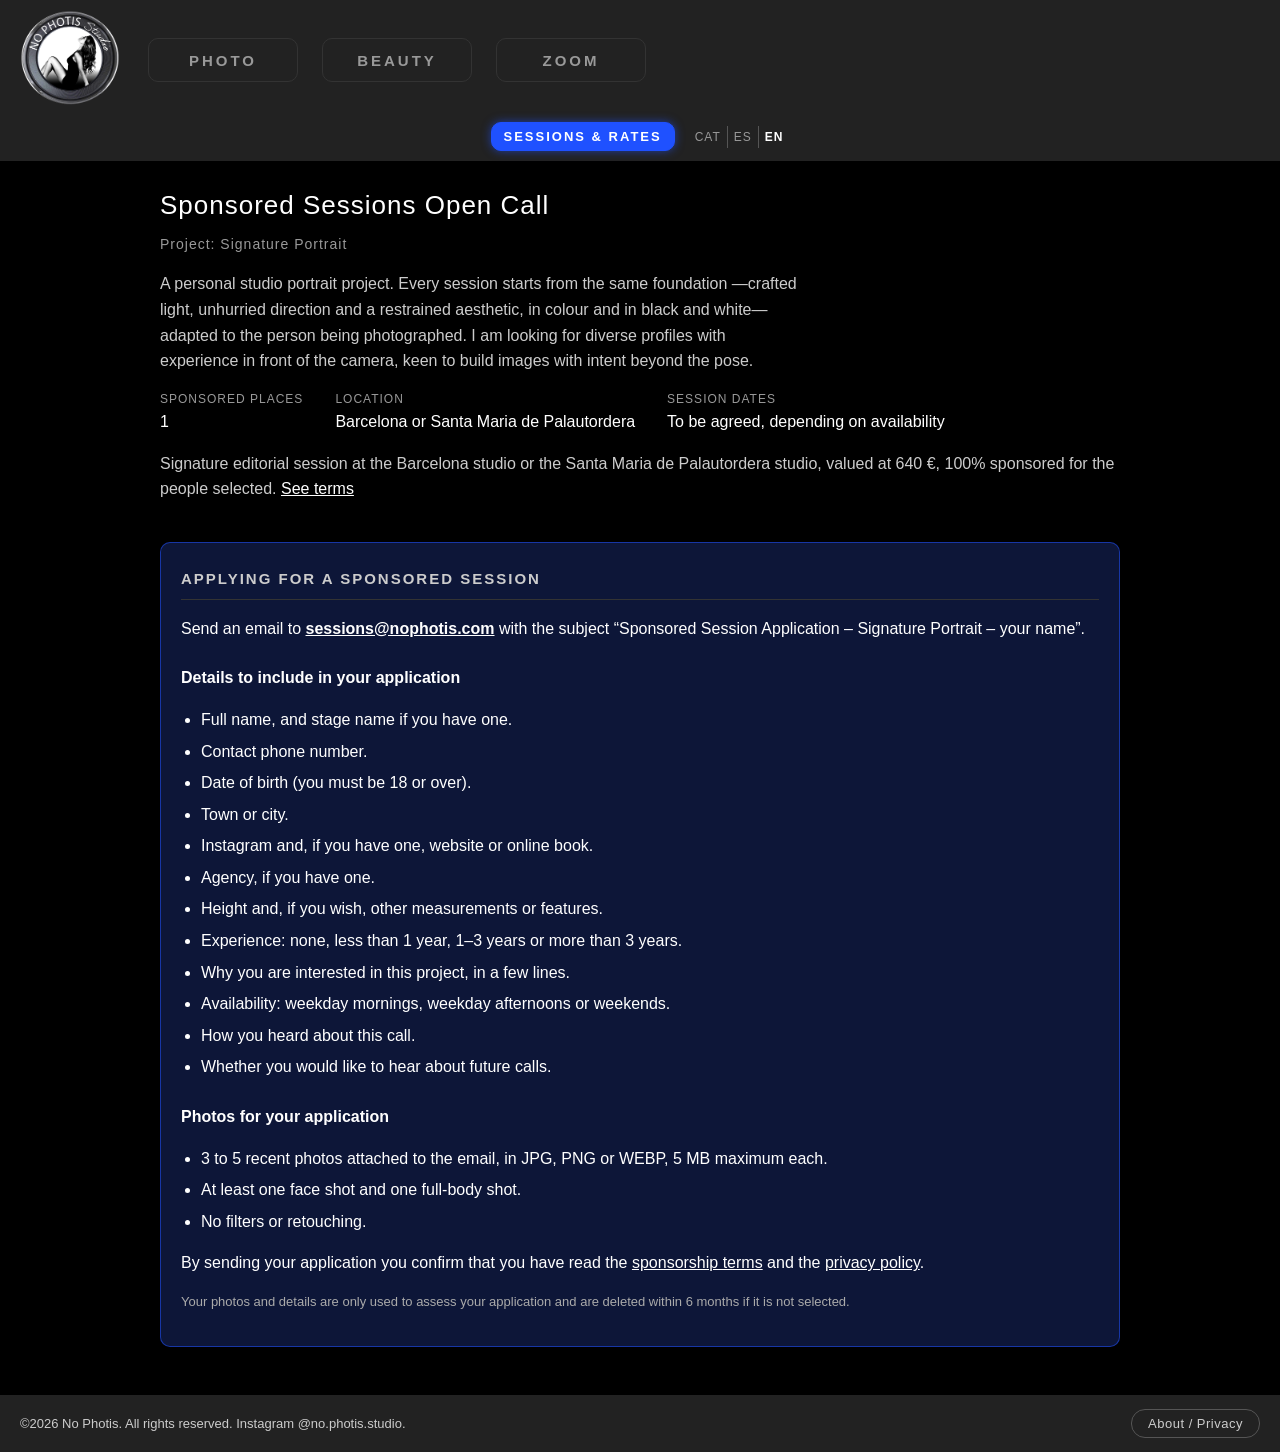
<file: sessions-becades/index.html>
<!DOCTYPE html>
<html lang="ca">
<head>
    <meta charset="UTF-8">
    <meta name="viewport" content="width=device-width, initial-scale=1.0">
    <title>Convocatòria Sessions Becades – No Photis</title>
    <meta name="description" content="Convocatòries de projectes d&#x27;autor per a models: sessió editorial d&#x27;autor becada al 100% a Barcelona o Santa Maria de Palautordera. Places limitades.">
    <meta name="author" content="No Photis">
    <meta name="robots" content="index, follow">
    <link rel="canonical" href="https://www.nophotis.com/sessions-becades/">
    <link rel="icon" href="../img/NoPhotisStudio.png" type="image/png">

    <meta property="og:type" content="website">
    <meta property="og:site_name" content="No Photis Studio">
    <meta property="og:title" content="Convocatòria Sessions Becades – No Photis">
    <meta property="og:description" content="Convocatòries de projectes d&#x27;autor per a models: sessió editorial d&#x27;autor becada al 100% a Barcelona o Santa Maria de Palautordera. Places limitades.">
    <meta property="og:image" content="https://www.nophotis.com/img/NoPhotisStudio.png">
    <meta property="og:url" content="https://www.nophotis.com/sessions-becades/">
    <meta property="og:locale" content="ca_ES">

    <meta property="og:locale:alternate" content="es_ES">
    <meta property="og:locale:alternate" content="en_GB">
    <meta property="og:image:alt" content="No Photis Studio">

    <meta name="twitter:card" content="summary">
    <meta name="twitter:title" content="Sessions becades – No Photis">
    <meta name="twitter:description" content="Convocatòries de projectes d&#x27;autor per a models: sessió editorial d&#x27;autor becada al 100% a Barcelona o Santa Maria de Palautordera. Places limitades.">
    <meta name="twitter:image" content="https://www.nophotis.com/img/NoPhotisStudio.png">

    <link rel="alternate" hreflang="ca" href="https://www.nophotis.com/sessions-becades/">
    <link rel="alternate" hreflang="es" href="https://www.nophotis.com/sessions-becades/es.html">
    <link rel="alternate" hreflang="en" href="https://www.nophotis.com/sessions-becades/en.html">
    <link rel="alternate" hreflang="x-default" href="https://www.nophotis.com/sessions-becades/">
    <script src="../idioma.js"></script>
    <link rel="stylesheet" href="../style.css">
</head>
<body class="pagina-sessions">

    <header>
        <a href="../index.html">
            <img src="../img/NoPhotisStudio.png" alt="No Photis Studio"
                 style="width:100px; margin-right:28px;">
        </a>
        <nav>
            <div class="menu-group">
                <a class="menu-group-title" href="../outdoor/index.html">PHOTO</a>
            </div>
            <div class="menu-group">
                <a class="menu-group-title" href="../beauty/index.html">BEAUTY</a>
            </div>
            <div class="menu-group">
                <a class="menu-group-title" href="../zoom/index.html">ZOOM</a>
            </div>
        </nav>
        <div class="header-dreta">
            <a class="menu-sessions" href="../sessions/index.html">SESSIONS I TARIFES</a>
            <div class="selector-idioma" role="group" aria-label="Idioma">
                <a href="index.html" hreflang="ca" lang="ca" data-idioma="ca" aria-current="page">CAT</a>
                <a href="es.html" hreflang="es" lang="es" data-idioma="es">ES</a>
                <a href="en.html" hreflang="en" lang="en" data-idioma="en">EN</a>
            </div>
        </div>
    </header>

    <main class="sessions-main">
        <!-- CONVOCATÒRIA
             Tancada: aquesta secció visible i la de sota amb "hidden".
             Oberta (ara): posa "hidden" en aquesta secció i treu-lo de la de sota. -->
        <section hidden>
            <h1>Convocatòria Sessions Becades</h1>
            <p>Ara mateix no hi ha cap convocatòria oberta. Les noves convocatòries s'anuncien a <a href="https://www.instagram.com/no.photis.studio" target="_blank" rel="noopener">Instagram</a>.</p>
            <p><a class="sessions-boto" href="../sessions/index.html">Sessions i tarifes</a></p>
        </section>

        <!-- Convocatòria oberta -->
        <div>
            <section class="sessions-intro">
                <h1>Convocatòria Sessions Becades</h1>
                <p class="sessions-subtitol">Projecte: <span id="nom-projecte">Retrat d'autor</span></p>
                <p>Projecte personal de retrat d'estudi. Cada sessió parteix d'un mateix punt de partida —llum treballada, direcció pausada i una estètica sòbria, en color i en blanc i negre— que s'adapta a la persona retratada. Busco perfils diversos, amb experiència davant la càmera, amb ganes de construir imatges amb intenció més enllà de la pose.</p>
            </section>

            <!-- Moodboard: de 3 a 6 imatges WEBP (~800 px d'amplada). Per afegir-lo, descomenta el bloc i posa-hi les imatges.
            <div class="moodboard">
                <img src="../img/Moodboard/ref1.webp" alt="Referència del moodboard" loading="lazy">
            </div>
            -->

            <dl class="becades-dades">
                <div><dt>Places becades</dt><dd>1</dd></div>
                <div><dt>Lloc</dt><dd>Barcelona o Santa Maria de Palautordera</dd></div>
                <div><dt>Dates de la sessió</dt><dd>A convenir, segons disponibilitat</dd></div>
            </dl>

            <p class="becades-recordatori">Sessió editorial d'autor a l'estudi de Barcelona o al de Santa Maria de Palautordera, valorada en 640 €, becada al 100% per a les persones seleccionades. <a href="../sessions/index.html#becades">Veure condicions</a></p>

            <section class="becades-bloc" aria-labelledby="titol-candidatura">
                <h2 id="titol-candidatura">Candidatura a una Beca</h2>
                <p>Envia un correu a <a href="mailto:sessions@nophotis.com"><strong>sessions@nophotis.com</strong></a> amb l'assumpte «Candidatura Beca – Retrat d'autor – el teu nom».</p>

                <h3>Dades a incloure a la candidatura</h3>
                <ul class="sessions-llista">
                    <li>Nom i cognoms, i nom artístic si en tens.</li>
                    <li>Telèfon de contacte.</li>
                    <li>Data de naixement (cal ser major d'edat).</li>
                    <li>Població.</li>
                    <li>Instagram i, si en tens, web o book en línia.</li>
                    <li>Agència, si en tens.</li>
                    <li>Alçada i, si vols, altres mesures o característiques.</li>
                    <li>Experiència: sense experiència, menys d'1 any, 1–3 anys o més de 3 anys.</li>
                    <li>Per què t'interessa aquest projecte, en poques línies.</li>
                    <li>Disponibilitat: matins entre setmana, tardes entre setmana o caps de setmana.</li>
                    <li>Com has conegut la convocatòria.</li>
                    <li>Si vols rebre avisos de futures convocatòries.</li>
                </ul>

                <h3>Fotos per a la candidatura</h3>
                <ul class="sessions-llista">
                    <li>De 3 a 5 fotos recents, adjuntes al correu, en JPG, PNG o WEBP i de 5 MB com a màxim cadascuna.</li>
                    <li>Com a mínim una de cara i una de cos sencer.</li>
                    <li>Sense filtres ni retocs.</li>
                </ul>

                <p>En enviar la candidatura confirmes que has llegit les <a href="../sessions/index.html#becades">condicions de la beca</a> i la <a href="../about.html#privacitat-candidatures" target="_blank" rel="noopener">política de privacitat</a>.</p>
                <p class="becades-nota">Les fotos i dades només s'utilitzen per valorar la candidatura i s'esborren en un termini de 6 mesos si la candidatura no és seleccionada.</p>
            </section>
        </div>
    </main>

    <footer>
        <p>&copy;2026 No Photis. All rights reserved. Instagram <a href="https://www.instagram.com/no.photis.studio" target="_blank">@no.photis.studio</a>.</p>
        <a href="../about.html" target="_blank" rel="noopener" class="footer-info-link">About / Privacy</a>
    </footer>

</body>
</html>
</file>
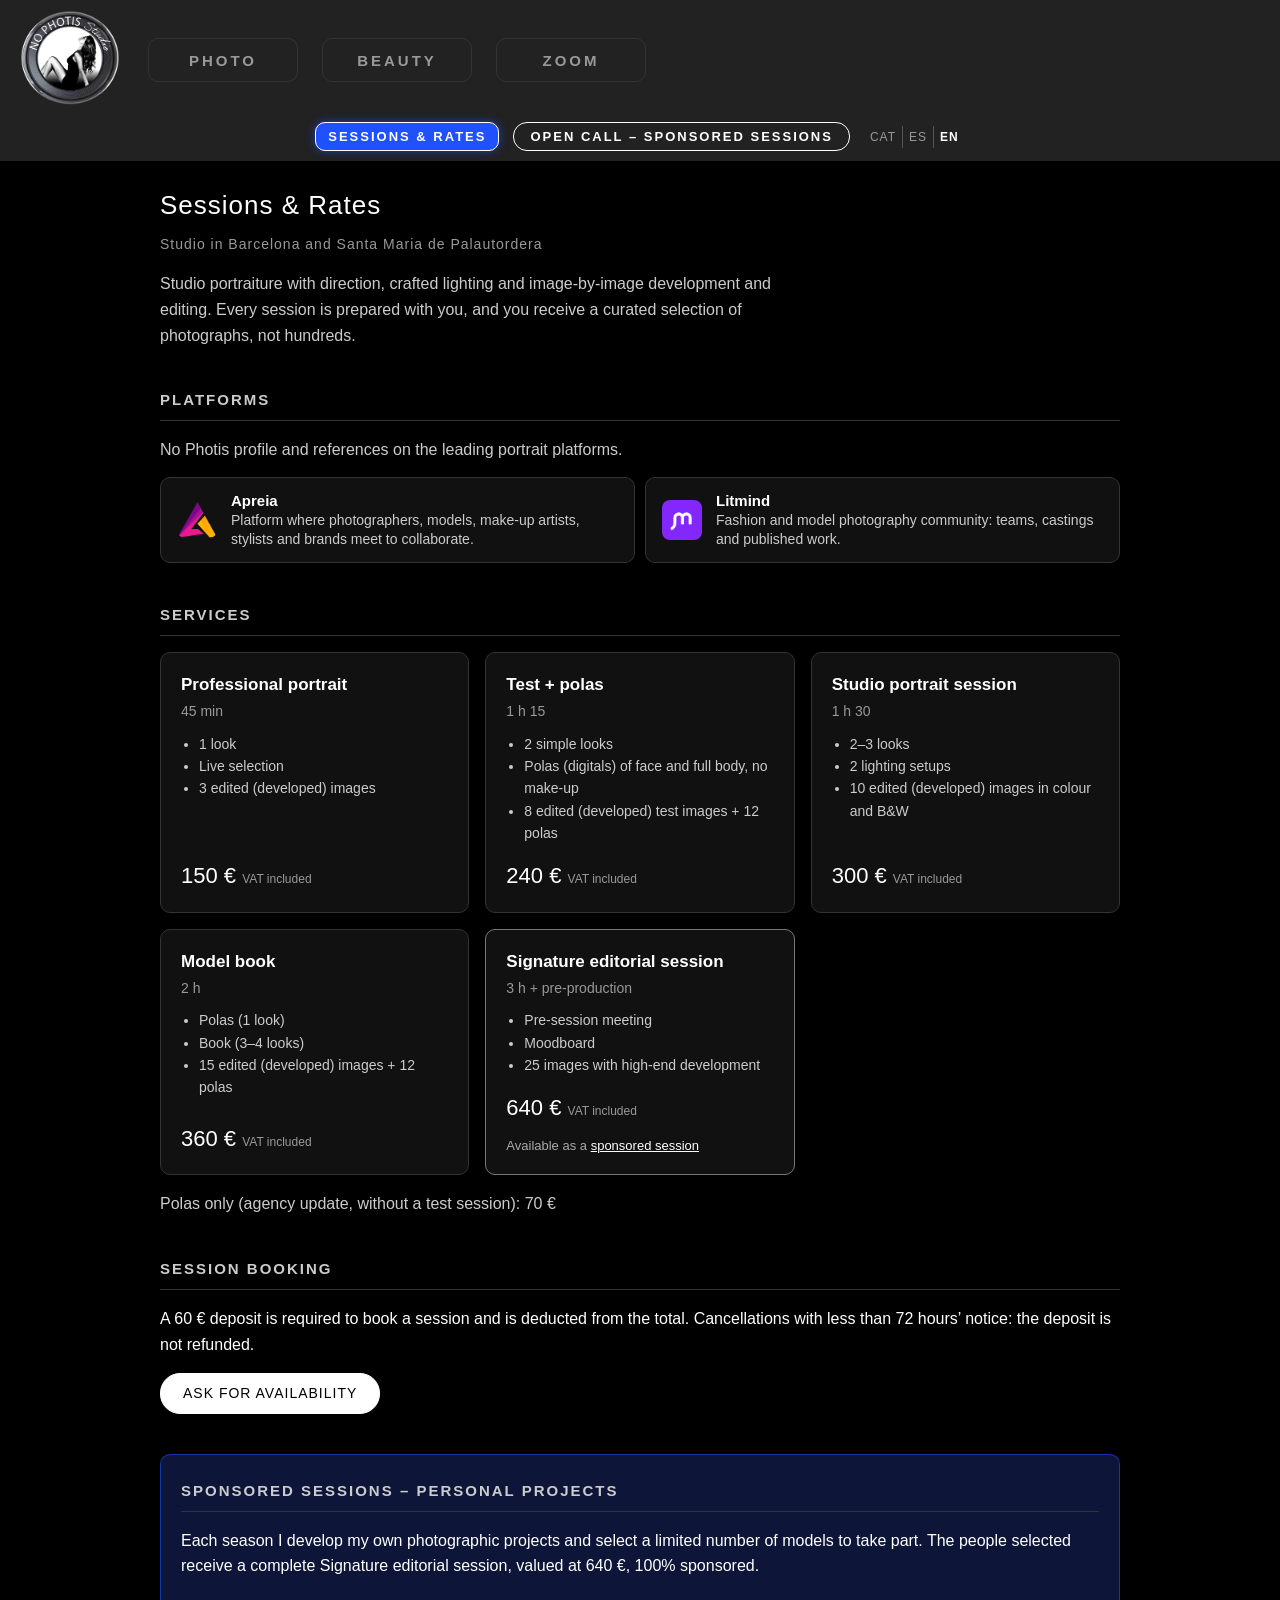
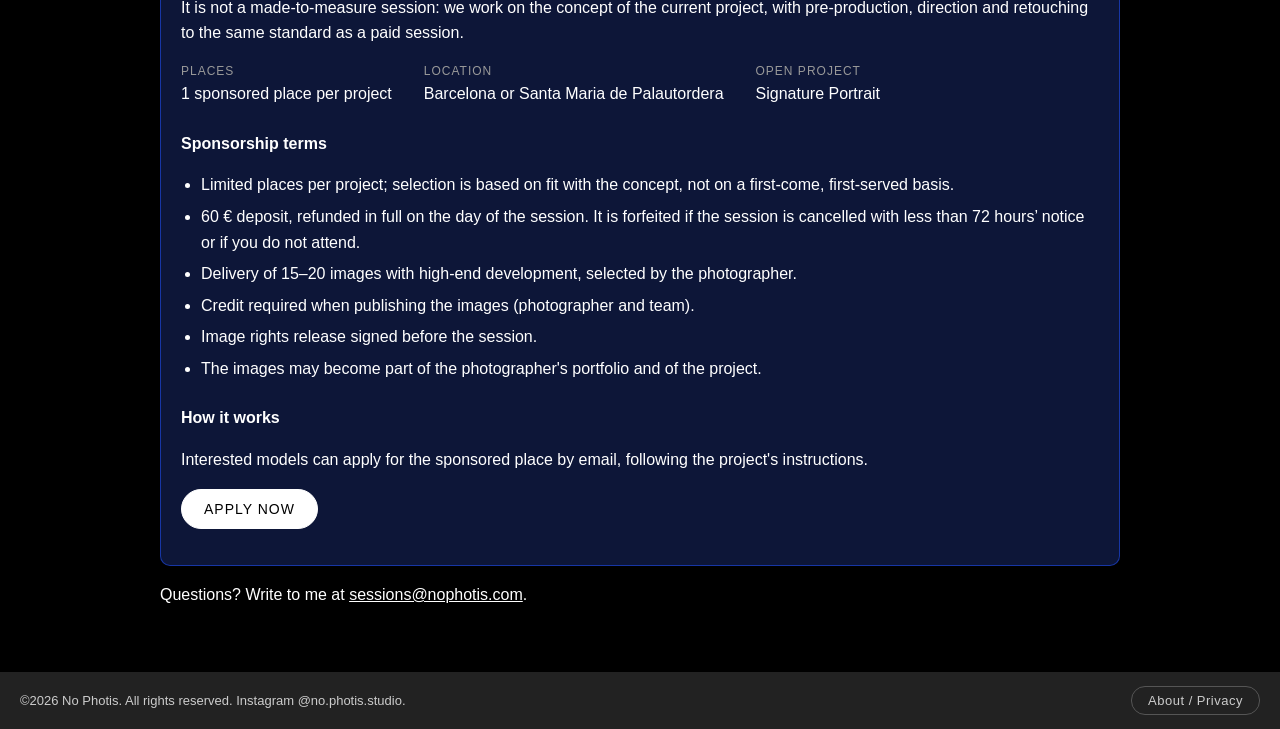
<file: sessions/index.html>
<!DOCTYPE html>
<html lang="ca">
<head>
    <meta charset="UTF-8">
    <meta name="viewport" content="width=device-width, initial-scale=1.0">
    <title>Sessions i tarifes – No Photis</title>
    <meta name="description" content="Retrat d&#x27;estudi, tests, book de model i sessions editorials als estudis de Barcelona i Santa Maria de Palautordera. Tarifes i sessions becades per a models.">
    <meta name="author" content="No Photis">
    <meta name="robots" content="index, follow">
    <link rel="canonical" href="https://www.nophotis.com/sessions/">
    <link rel="icon" href="../img/NoPhotisStudio.png" type="image/png">

    <meta property="og:type" content="website">
    <meta property="og:site_name" content="No Photis Studio">
    <meta property="og:title" content="Sessions i tarifes – No Photis">
    <meta property="og:description" content="Retrat d&#x27;estudi, tests, book de model i sessions editorials als estudis de Barcelona i Santa Maria de Palautordera. Tarifes i sessions becades per a models.">
    <meta property="og:image" content="https://www.nophotis.com/img/NoPhotisStudio.png">
    <meta property="og:url" content="https://www.nophotis.com/sessions/">
    <meta property="og:locale" content="ca_ES">

    <meta property="og:locale:alternate" content="es_ES">
    <meta property="og:locale:alternate" content="en_GB">
    <meta property="og:image:alt" content="No Photis Studio">

    <meta name="twitter:card" content="summary">
    <meta name="twitter:title" content="Sessions i tarifes – No Photis">
    <meta name="twitter:description" content="Retrat d&#x27;estudi, tests, book de model i sessions editorials als estudis de Barcelona i Santa Maria de Palautordera. Tarifes i sessions becades per a models.">
    <meta name="twitter:image" content="https://www.nophotis.com/img/NoPhotisStudio.png">

    <script type="application/ld+json">
    {
        "@context": "https://schema.org",
        "@type": "ProfessionalService",
        "@id": "https://www.nophotis.com/sessions/#estudi",
        "name": "No Photis Studio",
        "url": "https://www.nophotis.com/sessions/",
        "description": "Retrat d'estudi, tests, book de model i sessions editorials als estudis de Barcelona i Santa Maria de Palautordera. Tarifes i sessions becades per a models.",
        "inLanguage": "ca",
        "image": "https://www.nophotis.com/img/NoPhotisStudio.png",
        "logo": "https://www.nophotis.com/img/NoPhotisStudio.png",
        "email": "sessions@nophotis.com",
        "priceRange": "70 € – 640 €",
        "address": [
            {
                "@type": "PostalAddress",
                "addressLocality": "Barcelona",
                "addressRegion": "Barcelona",
                "addressCountry": "ES"
            },
            {
                "@type": "PostalAddress",
                "addressLocality": "Santa Maria de Palautordera",
                "addressRegion": "Barcelona",
                "addressCountry": "ES"
            }
        ],
        "areaServed": {
            "@type": "AdministrativeArea",
            "name": "Barcelona"
        },
        "sameAs": [
            "https://www.instagram.com/no.photis.studio",
            "https://www.instagram.com/no.photis"
        ],
        "hasOfferCatalog": {
            "@type": "OfferCatalog",
            "name": "Sessions i tarifes",
            "itemListElement": [
                {
                    "@type": "Offer",
                    "price": 150,
                    "priceCurrency": "EUR",
                    "priceSpecification": {
                        "@type": "PriceSpecification",
                        "price": 150,
                        "priceCurrency": "EUR",
                        "valueAddedTaxIncluded": true
                    },
                    "itemOffered": {
                        "@type": "Service",
                        "name": "Retrat professional",
                        "description": "1 look · Selecció en directe · 3 imatges editades (revelades)"
                    }
                },
                {
                    "@type": "Offer",
                    "price": 240,
                    "priceCurrency": "EUR",
                    "priceSpecification": {
                        "@type": "PriceSpecification",
                        "price": 240,
                        "priceCurrency": "EUR",
                        "valueAddedTaxIncluded": true
                    },
                    "itemOffered": {
                        "@type": "Service",
                        "name": "Test + polas",
                        "description": "2 looks senzills · Polas de cara i cos sencer, sense maquillatge · 8 imatges de test editades (revelades) + 12 polas"
                    }
                },
                {
                    "@type": "Offer",
                    "price": 300,
                    "priceCurrency": "EUR",
                    "priceSpecification": {
                        "@type": "PriceSpecification",
                        "price": 300,
                        "priceCurrency": "EUR",
                        "valueAddedTaxIncluded": true
                    },
                    "itemOffered": {
                        "@type": "Service",
                        "name": "Sessió de retrat d'estudi",
                        "description": "2–3 looks · 2 esquemes de llum · 10 imatges editades (revelades) en color i B/N"
                    }
                },
                {
                    "@type": "Offer",
                    "price": 360,
                    "priceCurrency": "EUR",
                    "priceSpecification": {
                        "@type": "PriceSpecification",
                        "price": 360,
                        "priceCurrency": "EUR",
                        "valueAddedTaxIncluded": true
                    },
                    "itemOffered": {
                        "@type": "Service",
                        "name": "Book de model",
                        "description": "Polas (1 look) · Book (3–4 looks) · 15 imatges editades (revelades) + 12 polas"
                    }
                },
                {
                    "@type": "Offer",
                    "price": 640,
                    "priceCurrency": "EUR",
                    "priceSpecification": {
                        "@type": "PriceSpecification",
                        "price": 640,
                        "priceCurrency": "EUR",
                        "valueAddedTaxIncluded": true
                    },
                    "itemOffered": {
                        "@type": "Service",
                        "name": "Sessió editorial d'autor",
                        "description": "Reunió prèvia · Moodboard · 25 imatges amb revelat d'alt nivell"
                    }
                }
            ]
        }
    }
    </script>

    <link rel="alternate" hreflang="ca" href="https://www.nophotis.com/sessions/">
    <link rel="alternate" hreflang="es" href="https://www.nophotis.com/sessions/es.html">
    <link rel="alternate" hreflang="en" href="https://www.nophotis.com/sessions/en.html">
    <link rel="alternate" hreflang="x-default" href="https://www.nophotis.com/sessions/">
    <script src="../idioma.js"></script>
    <link rel="stylesheet" href="../style.css">
</head>
<body class="pagina-sessions">

    <header>
        <a href="../index.html">
            <img src="../img/NoPhotisStudio.png" alt="No Photis Studio"
                 style="width:100px; margin-right:28px;">
        </a>
        <nav>
            <div class="menu-group">
                <a class="menu-group-title" href="../outdoor/index.html">PHOTO</a>
            </div>
            <div class="menu-group">
                <a class="menu-group-title" href="../beauty/index.html">BEAUTY</a>
            </div>
            <div class="menu-group">
                <a class="menu-group-title" href="../zoom/index.html">ZOOM</a>
            </div>
        </nav>
        <div class="header-dreta">
            <a class="menu-sessions" href="index.html" aria-current="page">SESSIONS I TARIFES</a>
            <!-- CONVOCATÒRIA: per mostrar el bàner, treu "hidden" -->
            <a id="convocatoria-banner" class="convocatoria-banner" href="../sessions-becades/index.html">Convocatòria oberta – Sessions becades</a>
            <div class="selector-idioma" role="group" aria-label="Idioma">
                <a href="index.html" hreflang="ca" lang="ca" data-idioma="ca" aria-current="page">CAT</a>
                <a href="es.html" hreflang="es" lang="es" data-idioma="es">ES</a>
                <a href="en.html" hreflang="en" lang="en" data-idioma="en">EN</a>
            </div>
        </div>
    </header>

    <main class="sessions-main">
        <section class="sessions-intro">
            <h1>Sessions i tarifes</h1>
            <p class="sessions-subtitol">Estudi a Barcelona i Santa Maria de Palautordera</p>
            <p>Retrat d'estudi amb direcció, il·luminació treballada i revelat/edició imatge a imatge. Cada sessió es prepara amb tu i es lliura una selecció curada de fotografies, no centenars.</p>
        </section>

        <section class="plataformes" aria-labelledby="titol-plataformes">
            <h2 id="titol-plataformes">Plataformes</h2>
            <p class="plataformes-intro">Perfil i referències de No Photis a les millors plataformes de retrat.</p>
            <ul class="plataformes-llista">
                <li>
                    <a href="https://apreia.com/no.photis/" target="_blank" rel="noopener">
                        <img src="../img/plataformes/apreia.png" alt="" width="40" height="36">
                        <span><strong>Apreia</strong> Plataforma on es troben fotògrafs, models, maquilladors, estilistes i marques per col·laborar.</span>
                    </a>
                </li>
                <li>
                    <a href="https://litmind.es/no.photis.studio" target="_blank" rel="noopener">
                        <img src="../img/plataformes/litmind.png" alt="" width="40" height="40">
                        <span><strong>Litmind</strong> Comunitat de fotografia de moda i models: equips, càstings i treballs publicats.</span>
                    </a>
                </li>
            </ul>
        </section>

        <section aria-labelledby="titol-serveis">
            <h2 id="titol-serveis">Serveis</h2>
            <div class="serveis-grid">
                <article class="servei-card">
                    <h3>Retrat professional</h3>
                    <p class="servei-durada">45 min</p>
                    <ul>
                        <li>1 look</li>
                        <li>Selecció en directe</li>
                        <li>3 imatges editades (revelades)</li>
                    </ul>
                    <p class="servei-preu"><span>150 €</span> <small>IVA inclòs</small></p>
                </article>
                <article class="servei-card">
                    <h3>Test + polas</h3>
                    <p class="servei-durada">1 h 15</p>
                    <ul>
                        <li>2 looks senzills</li>
                        <li>Polas de cara i cos sencer, sense maquillatge</li>
                        <li>8 imatges de test editades (revelades) + 12 polas</li>
                    </ul>
                    <p class="servei-preu"><span>240 €</span> <small>IVA inclòs</small></p>
                </article>
                <article class="servei-card">
                    <h3>Sessió de retrat d'estudi</h3>
                    <p class="servei-durada">1 h 30</p>
                    <ul>
                        <li>2–3 looks</li>
                        <li>2 esquemes de llum</li>
                        <li>10 imatges editades (revelades) en color i B/N</li>
                    </ul>
                    <p class="servei-preu"><span>300 €</span> <small>IVA inclòs</small></p>
                </article>
                <article class="servei-card">
                    <h3>Book de model</h3>
                    <p class="servei-durada">2 h</p>
                    <ul>
                        <li>Polas (1 look)</li>
                        <li>Book (3–4 looks)</li>
                        <li>15 imatges editades (revelades) + 12 polas</li>
                    </ul>
                    <p class="servei-preu"><span>360 €</span> <small>IVA inclòs</small></p>
                </article>
                <article class="servei-card servei-becable">
                    <h3>Sessió editorial d'autor</h3>
                    <p class="servei-durada">3 h + preproducció</p>
                    <ul>
                        <li>Reunió prèvia</li>
                        <li>Moodboard</li>
                        <li>25 imatges amb revelat d'alt nivell</li>
                    </ul>
                    <p class="servei-preu"><span>640 €</span> <small>IVA inclòs</small></p>
                    <p class="servei-nota">Disponible en <a href="#becades">format becat</a></p>
                </article>
            </div>
            <p class="serveis-extra">Polas soles (actualització per a agència, sense sessió de test): 70 €</p>
        </section>

        <section aria-labelledby="titol-reserva">
            <h2 id="titol-reserva">Reserva sessió</h2>
            <p>Per reservar una sessió cal una paga i senyal de 60 €, que es descompta del total. Cancel·lacions amb menys de 72 h: la paga i senyal no es retorna.</p>
            <p><a class="sessions-boto" href="mailto:sessions@nophotis.com">Demana disponibilitat</a></p>
        </section>

        <section id="becades" class="becades-bloc" aria-labelledby="titol-becades">
            <h2 id="titol-becades">Sessions becades – Projectes d'autor</h2>
            <p>Cada temporada desenvolupo projectes fotogràfics propis i selecciono un nombre limitat de models per participar-hi. Les persones seleccionades reben una Sessió editorial d'autor completa, valorada en 640 €, becada al 100%.</p>
            <p>No és una sessió a mida: treballem sobre el concepte del projecte en curs, amb preproducció, direcció i retoc al mateix nivell que una sessió de pagament.</p>

            <dl class="becades-dades">
                <div><dt>Places</dt><dd>1 plaça becada per projecte</dd></div>
                <div><dt>Lloc</dt><dd>Barcelona o Santa Maria de Palautordera</dd></div>
                <!-- CONVOCATÒRIA: amb convocatòria oberta, mostra el nom del projecte; si es tanca, posa "hidden" en aquesta línia. Si cal, pots afegir-hi una línia de tancament amb el mateix format -->
                <div><dt>Projecte Oberta </dt><dd>Retrat d'autor</dd></div>
            </dl>

            <h3>Condicions de la Beca</h3>
            <ul class="sessions-llista">
                <li>Places limitades per projecte; la selecció es fa segons l'encaix amb el concepte, no per ordre d'arribada.</li>
                <li>Paga i senyal de 60 €, retornada íntegrament el dia de la sessió. Es perd si s'anul·la amb menys de 72 h o no es compareix.</li>
                <li>Lliurament de 15-20 imatges amb revelat d'alt nivell, seleccionades pel fotògraf.</li>
                <li>Crèdit obligatori en publicar les imatges (fotògraf i equip).</li>
                <li>Acord de cessió de drets d'imatge signat abans de la sessió.</li>
                <li>Les imatges poden formar part del portfoli del fotògraf i del projecte.</li>
            </ul>

            <h3>Com funciona</h3>
            <p>Les models interessades podran presentar la seva candidatura a la plaça becada per correu electrònic, seguint les indicacions del projecte.</p>

            <!-- CONVOCATÒRIA: oberta -> treu "hidden" del botó i posa'l al paràgraf de convocatòria tancada -->
            <p><a class="sessions-boto" href="../sessions-becades/index.html">Presenta la teva candidatura</a></p>
            <p hidden>Ara mateix no hi ha cap convocatòria oberta. Les noves convocatòries s'anuncien a <a href="https://www.instagram.com/no.photis.studio" target="_blank" rel="noopener">Instagram</a>.</p>
        </section>

        <section class="sessions-contacte">
            <p>Dubtes? Escriu-me a <a href="mailto:sessions@nophotis.com">sessions@nophotis.com</a>.</p>
        </section>
    </main>

    <footer>
        <p>&copy;2026 No Photis. All rights reserved. Instagram <a href="https://www.instagram.com/no.photis.studio" target="_blank">@no.photis.studio</a>.</p>
        <a href="../about.html" target="_blank" rel="noopener" class="footer-info-link">About / Privacy</a>
    </footer>

</body>
</html>
</file>
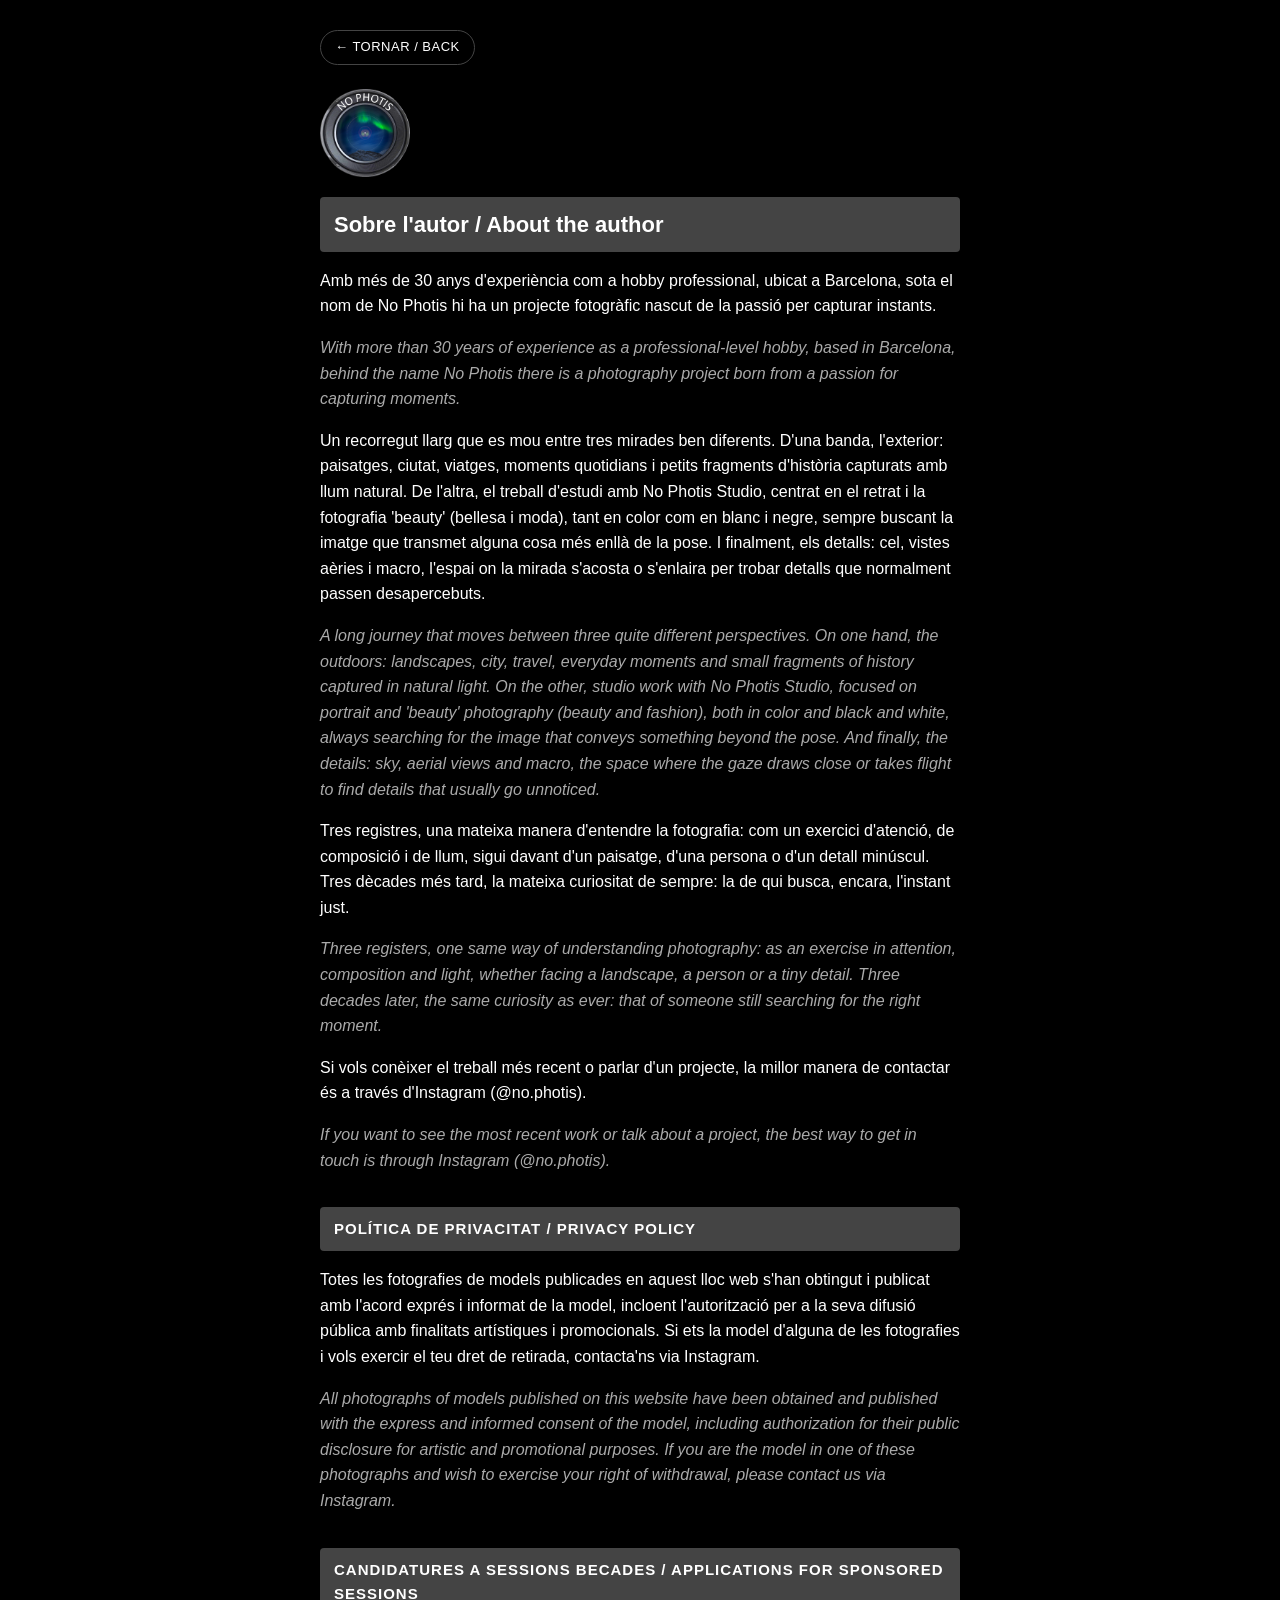
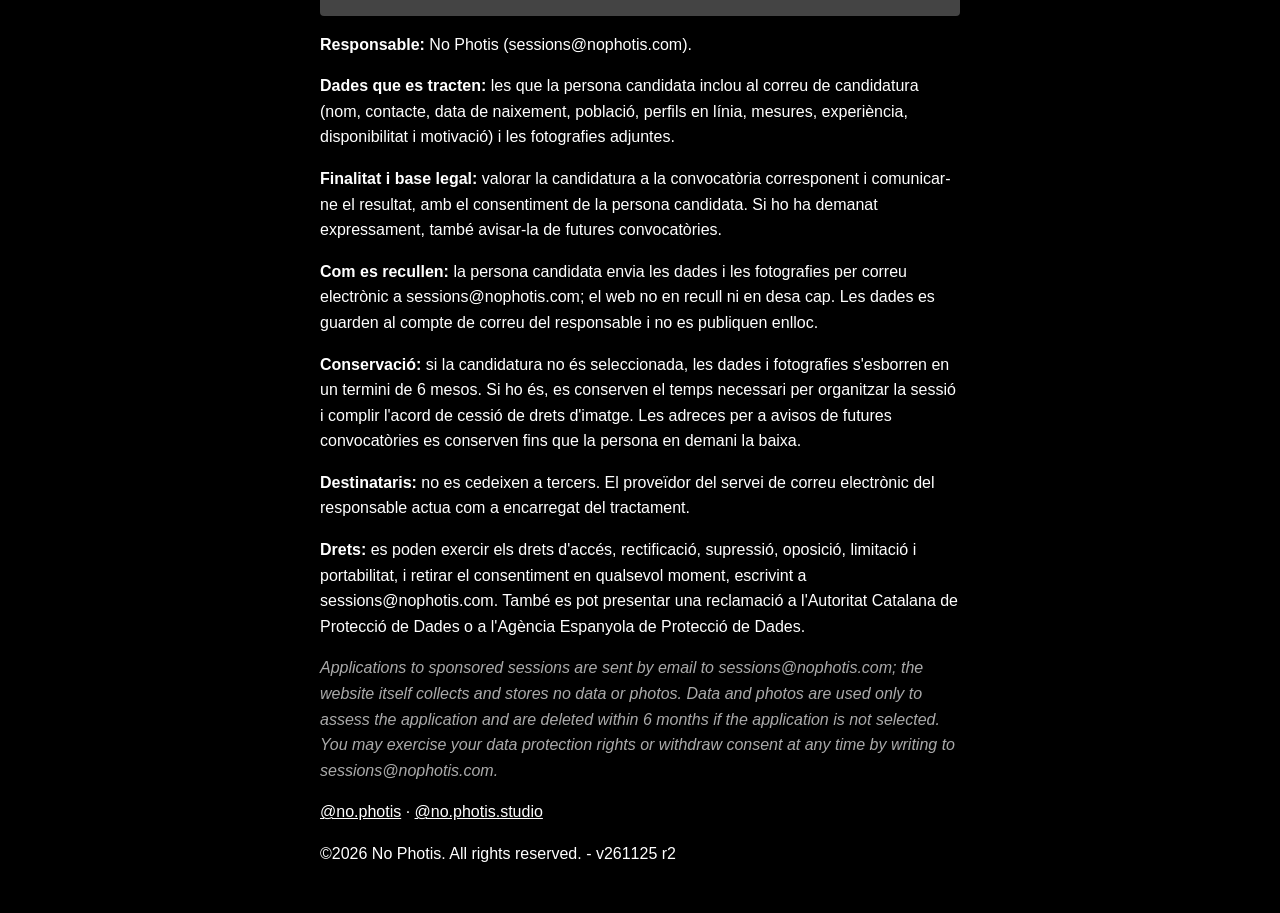
<file: about.html>
<!DOCTYPE html>
<html lang="ca">
<head>
    <meta charset="UTF-8">
    <meta name="viewport" content="width=device-width, initial-scale=1.0">
    <title>No Photis ! - Sobre l'autor</title>
    <meta name="description" content="Sobre No Photis: projecte fotogràfic de Barcelona amb més de 30 anys d'experiència en retrat, beauty, paisatge, cel i macro. Política de privacitat.">
    <meta name="robots" content="index, follow">
    <link rel="canonical" href="https://www.nophotis.com/about.html">
    <link rel="icon" href="img/favicon-32.png" type="image/png" sizes="32x32">
    <link rel="icon" href="img/favicon-16.png" type="image/png" sizes="16x16">
    <link rel="apple-touch-icon" href="img/apple-touch-icon.png">
    <link rel="stylesheet" href="style.css">
    <style>
        body {
            padding: 30px;
        }
        .about-content {
            max-width: 640px;
            margin: 0 auto;
            line-height: 1.6;
        }
        .about-content img.logo {
            width: 90px;
            display: block;
            margin-bottom: 20px;
        }
        .about-content h1 {
            font-size: 22px;
            margin-bottom: 4px;
            color: #fff;
            background-color: #444;
            padding: 10px 14px;
            border-radius: 4px;
        }
        .about-content h2 {
            font-size: 15px;
            letter-spacing: 1px;
            text-transform: uppercase;
            color: #fff;
            background-color: #444;
            margin-top: 34px;
            padding: 10px 14px;
            border-radius: 4px;
        }
        .about-content p.lang-en {
            color: #aaa;
            font-style: italic;
        }
        .about-content a {
            color: #fff;
        }
        .about-back {
            display: inline-block;
            margin-bottom: 24px;
            font-size: 13px;
            letter-spacing: 0.5px;
            text-transform: uppercase;
            color: #999;
            text-decoration: none;
            border: 1px solid #444;
            padding: 6px 14px;
            border-radius: 20px;
            transition: color 0.2s, border-color 0.2s;
        }
        .about-back:hover {
            color: #fff;
            border-color: #fff;
        }
    </style>
</head>
<body>
    <div class="about-content">
        <a href="index.html" class="about-back" id="backLink">&larr; Tornar / Back</a>
        <img src="img/NoPhotis.png" alt="No Photis" class="logo">

        <h1>Sobre l'autor / About the author</h1>
        <p>Amb més de 30 anys d'experiència com a hobby professional, ubicat a Barcelona, sota el nom de No Photis hi ha un projecte fotogràfic nascut de la passió per capturar instants.</p>
        <p class="lang-en">With more than 30 years of experience as a professional-level hobby, based in Barcelona, behind the name No Photis there is a photography project born from a passion for capturing moments.</p>

        <p>Un recorregut llarg que es mou entre tres mirades ben diferents. D'una banda, l'exterior: paisatges, ciutat, viatges, moments quotidians i petits fragments d'història capturats amb llum natural. De l'altra, el treball d'estudi amb No Photis Studio, centrat en el retrat i la fotografia 'beauty' (bellesa i moda), tant en color com en blanc i negre, sempre buscant la imatge que transmet alguna cosa més enllà de la pose. I finalment, els detalls: cel, vistes aèries i macro, l'espai on la mirada s'acosta o s'enlaira per trobar detalls que normalment passen desapercebuts.</p>
        <p class="lang-en">A long journey that moves between three quite different perspectives. On one hand, the outdoors: landscapes, city, travel, everyday moments and small fragments of history captured in natural light. On the other, studio work with No Photis Studio, focused on portrait and 'beauty' photography (beauty and fashion), both in color and black and white, always searching for the image that conveys something beyond the pose. And finally, the details: sky, aerial views and macro, the space where the gaze draws close or takes flight to find details that usually go unnoticed.</p>

        <p>Tres registres, una mateixa manera d'entendre la fotografia: com un exercici d'atenció, de composició i de llum, sigui davant d'un paisatge, d'una persona o d'un detall minúscul. Tres dècades més tard, la mateixa curiositat de sempre: la de qui busca, encara, l'instant just.</p>
        <p class="lang-en">Three registers, one same way of understanding photography: as an exercise in attention, composition and light, whether facing a landscape, a person or a tiny detail. Three decades later, the same curiosity as ever: that of someone still searching for the right moment.</p>

        <p>Si vols conèixer el treball més recent o parlar d'un projecte, la millor manera de contactar és a través d'Instagram (@no.photis).</p>
        <p class="lang-en">If you want to see the most recent work or talk about a project, the best way to get in touch is through Instagram (@no.photis).</p>

        <h2>Política de privacitat / Privacy policy</h2>
        <p>Totes les fotografies de models publicades en aquest lloc web s'han obtingut i publicat amb l'acord exprés i informat de la model, incloent l'autorització per a la seva difusió pública amb finalitats artístiques i promocionals. Si ets la model d'alguna de les fotografies i vols exercir el teu dret de retirada, contacta'ns via Instagram.</p>
        <p class="lang-en">All photographs of models published on this website have been obtained and published with the express and informed consent of the model, including authorization for their public disclosure for artistic and promotional purposes. If you are the model in one of these photographs and wish to exercise your right of withdrawal, please contact us via Instagram.</p>

        <h2 id="privacitat-candidatures">Candidatures a sessions becades / Applications for sponsored sessions</h2>
        <p><strong>Responsable:</strong> No Photis (sessions@nophotis.com).</p>
        <p><strong>Dades que es tracten:</strong> les que la persona candidata inclou al correu de candidatura (nom, contacte, data de naixement, població, perfils en línia, mesures, experiència, disponibilitat i motivació) i les fotografies adjuntes.</p>
        <p><strong>Finalitat i base legal:</strong> valorar la candidatura a la convocatòria corresponent i comunicar-ne el resultat, amb el consentiment de la persona candidata. Si ho ha demanat expressament, també avisar-la de futures convocatòries.</p>
        <p><strong>Com es recullen:</strong> la persona candidata envia les dades i les fotografies per correu electrònic a sessions@nophotis.com; el web no en recull ni en desa cap. Les dades es guarden al compte de correu del responsable i no es publiquen enlloc.</p>
        <p><strong>Conservació:</strong> si la candidatura no és seleccionada, les dades i fotografies s'esborren en un termini de 6 mesos. Si ho és, es conserven el temps necessari per organitzar la sessió i complir l'acord de cessió de drets d'imatge. Les adreces per a avisos de futures convocatòries es conserven fins que la persona en demani la baixa.</p>
        <p><strong>Destinataris:</strong> no es cedeixen a tercers. El proveïdor del servei de correu electrònic del responsable actua com a encarregat del tractament.</p>
        <p><strong>Drets:</strong> es poden exercir els drets d'accés, rectificació, supressió, oposició, limitació i portabilitat, i retirar el consentiment en qualsevol moment, escrivint a sessions@nophotis.com. També es pot presentar una reclamació a l'Autoritat Catalana de Protecció de Dades o a l'Agència Espanyola de Protecció de Dades.</p>
        <p class="lang-en">Applications to sponsored sessions are sent by email to sessions@nophotis.com; the website itself collects and stores no data or photos. Data and photos are used only to assess the application and are deleted within 6 months if the application is not selected. You may exercise your data protection rights or withdraw consent at any time by writing to sessions@nophotis.com.</p>

        <p>
            <a href="https://www.instagram.com/no.photis" target="_blank">@no.photis</a>
            &middot;
            <a href="https://www.instagram.com/no.photis.studio" target="_blank">@no.photis.studio</a>
        </p>
        <p>&copy;2026 No Photis. All rights reserved.     - v261125 r2</p>
    </div>

    <script>
        (function () {
            var backLink = document.getElementById('backLink');
            var openedInNewTab = !!window.opener || (history.length <= 1);
            if (openedInNewTab) {
                backLink.textContent = 'Tancar / Close';
                backLink.addEventListener('click', function (e) {
                    e.preventDefault();
                    window.close();
                    // Fallback if the tab can't be closed (e.g. not opened by script)
                    setTimeout(function () {
                        window.location.href = 'index.html';
                    }, 300);
                });
            }
        })();
    </script>
</body>
</html>
</file>
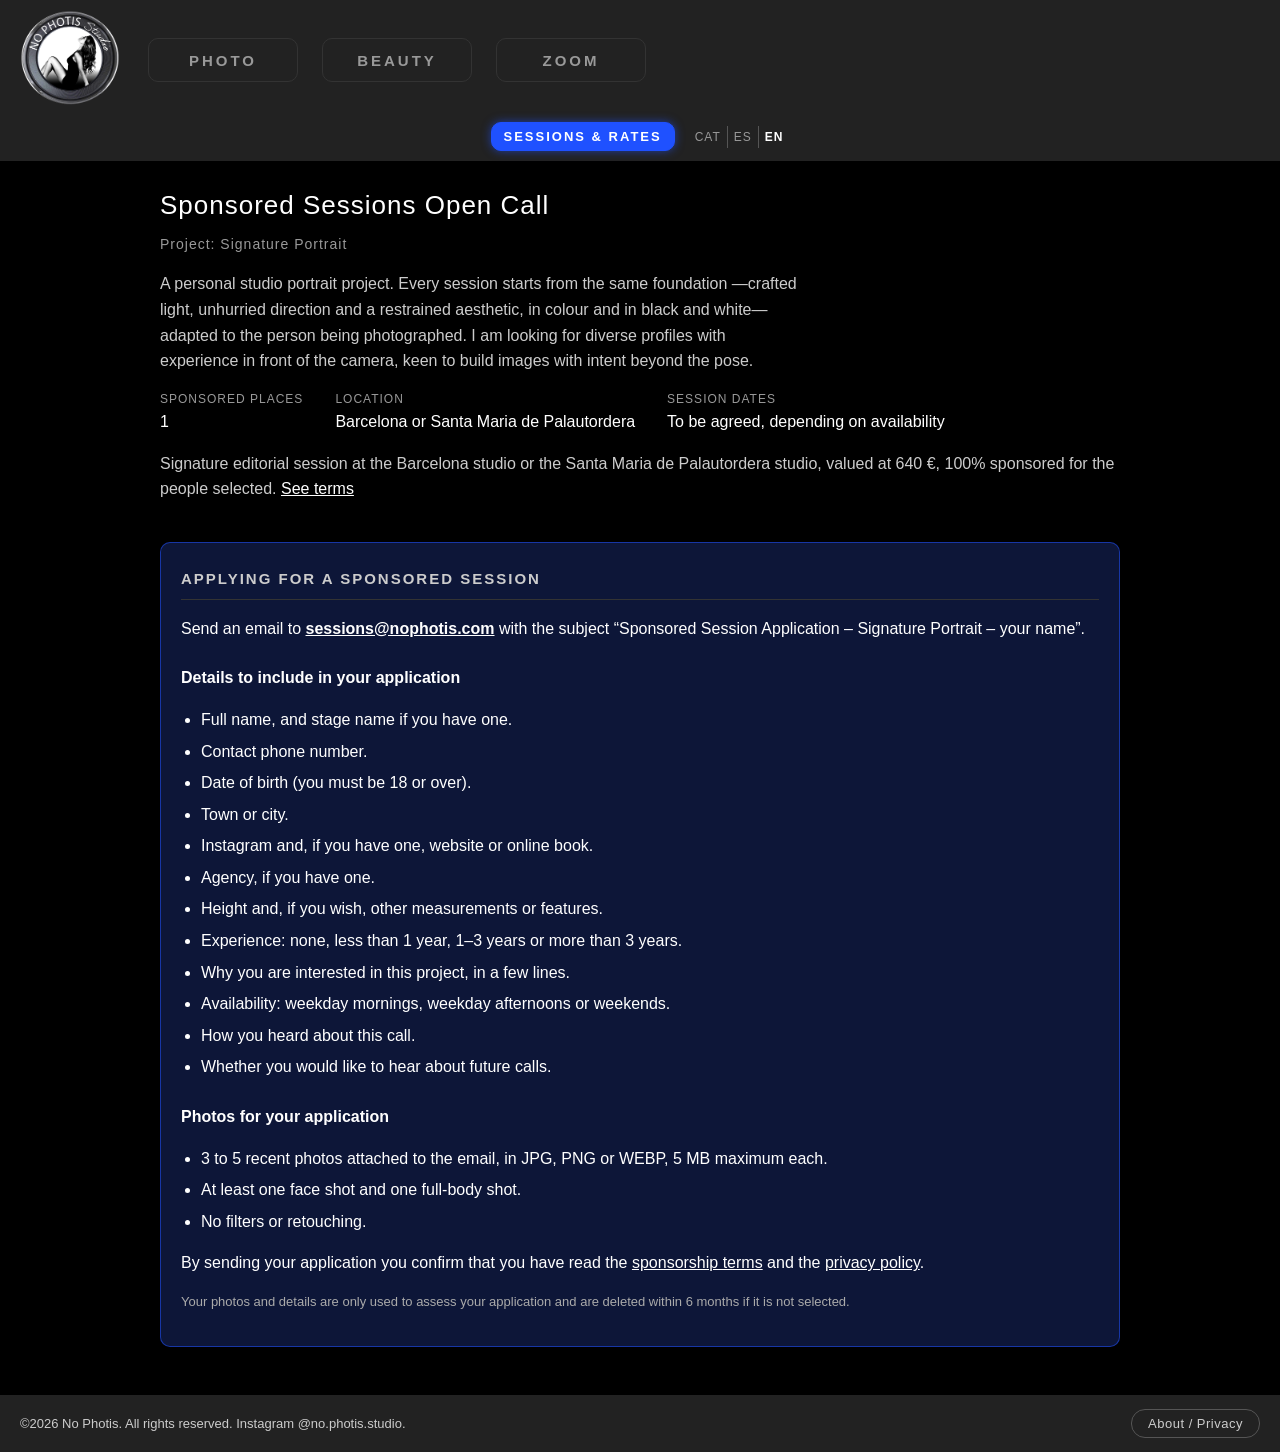
<file: sessions-becades/en.html>
<!DOCTYPE html>
<html lang="en">
<head>
    <meta charset="UTF-8">
    <meta name="viewport" content="width=device-width, initial-scale=1.0">
    <title>Sponsored Sessions Open Call – No Photis</title>
    <meta name="description" content="Open calls for personal photography projects with models: a 100% sponsored signature editorial session in Barcelona or Santa Maria de Palautordera. Limited places.">
    <meta name="author" content="No Photis">
    <meta name="robots" content="index, follow">
    <link rel="canonical" href="https://www.nophotis.com/sessions-becades/en.html">
    <link rel="icon" href="../img/NoPhotisStudio.png" type="image/png">

    <meta property="og:type" content="website">
    <meta property="og:site_name" content="No Photis Studio">
    <meta property="og:title" content="Sponsored Sessions Open Call – No Photis">
    <meta property="og:description" content="Open calls for personal photography projects with models: a 100% sponsored signature editorial session in Barcelona or Santa Maria de Palautordera. Limited places.">
    <meta property="og:image" content="https://www.nophotis.com/img/NoPhotisStudio.png">
    <meta property="og:url" content="https://www.nophotis.com/sessions-becades/en.html">
    <meta property="og:locale" content="en_GB">

    <meta property="og:locale:alternate" content="ca_ES">
    <meta property="og:locale:alternate" content="es_ES">
    <meta property="og:image:alt" content="No Photis Studio">

    <meta name="twitter:card" content="summary">
    <meta name="twitter:title" content="Sponsored sessions – No Photis">
    <meta name="twitter:description" content="Open calls for personal photography projects with models: a 100% sponsored signature editorial session in Barcelona or Santa Maria de Palautordera. Limited places.">
    <meta name="twitter:image" content="https://www.nophotis.com/img/NoPhotisStudio.png">

    <link rel="alternate" hreflang="ca" href="https://www.nophotis.com/sessions-becades/">
    <link rel="alternate" hreflang="es" href="https://www.nophotis.com/sessions-becades/es.html">
    <link rel="alternate" hreflang="en" href="https://www.nophotis.com/sessions-becades/en.html">
    <link rel="alternate" hreflang="x-default" href="https://www.nophotis.com/sessions-becades/">
    <script src="../idioma.js"></script>
    <link rel="stylesheet" href="../style.css">
</head>
<body class="pagina-sessions">

    <header>
        <a href="../index.html">
            <img src="../img/NoPhotisStudio.png" alt="No Photis Studio"
                 style="width:100px; margin-right:28px;">
        </a>
        <nav>
            <div class="menu-group">
                <a class="menu-group-title" href="../outdoor/index.html">PHOTO</a>
            </div>
            <div class="menu-group">
                <a class="menu-group-title" href="../beauty/index.html">BEAUTY</a>
            </div>
            <div class="menu-group">
                <a class="menu-group-title" href="../zoom/index.html">ZOOM</a>
            </div>
        </nav>
        <div class="header-dreta">
            <a class="menu-sessions" href="../sessions/en.html">SESSIONS &amp; RATES</a>
            <div class="selector-idioma" role="group" aria-label="Language">
                <a href="index.html" hreflang="ca" lang="ca" data-idioma="ca">CAT</a>
                <a href="es.html" hreflang="es" lang="es" data-idioma="es">ES</a>
                <a href="en.html" hreflang="en" lang="en" data-idioma="en" aria-current="page">EN</a>
            </div>
        </div>
    </header>

    <main class="sessions-main">
        <!-- CONVOCATÒRIA
             Tancada: aquesta secció visible i la de sota amb "hidden".
             Oberta (ara): posa "hidden" en aquesta secció i treu-lo de la de sota. -->
        <section hidden>
            <h1>Sponsored Sessions Open Call</h1>
            <p>There are no open calls right now. New calls are announced on <a href="https://www.instagram.com/no.photis.studio" target="_blank" rel="noopener">Instagram</a>.</p>
            <p><a class="sessions-boto" href="../sessions/en.html">Sessions &amp; Rates</a></p>
        </section>

        <!-- Convocatòria oberta -->
        <div>
            <section class="sessions-intro">
                <h1>Sponsored Sessions Open Call</h1>
                <p class="sessions-subtitol">Project: <span id="nom-projecte">Signature Portrait</span></p>
                <p>A personal studio portrait project. Every session starts from the same foundation —crafted light, unhurried direction and a restrained aesthetic, in colour and in black and white— adapted to the person being photographed. I am looking for diverse profiles with experience in front of the camera, keen to build images with intent beyond the pose.</p>
            </section>

            <!-- Moodboard: de 3 a 6 imatges WEBP (~800 px d'amplada). Per afegir-lo, descomenta el bloc i posa-hi les imatges.
            <div class="moodboard">
                <img src="../img/Moodboard/ref1.webp" alt="Referència del moodboard" loading="lazy">
            </div>
            -->

            <dl class="becades-dades">
                <div><dt>Sponsored places</dt><dd>1</dd></div>
                <div><dt>Location</dt><dd>Barcelona or Santa Maria de Palautordera</dd></div>
                <div><dt>Session dates</dt><dd>To be agreed, depending on availability</dd></div>
            </dl>

            <p class="becades-recordatori">Signature editorial session at the Barcelona studio or the Santa Maria de Palautordera studio, valued at 640 €, 100% sponsored for the people selected. <a href="../sessions/en.html#becades">See terms</a></p>

            <section class="becades-bloc" aria-labelledby="titol-candidatura">
                <h2 id="titol-candidatura">Applying for a Sponsored Session</h2>
                <p>Send an email to <a href="mailto:sessions@nophotis.com"><strong>sessions@nophotis.com</strong></a> with the subject “Sponsored Session Application – Signature Portrait – your name”.</p>

                <h3>Details to include in your application</h3>
                <ul class="sessions-llista">
                    <li>Full name, and stage name if you have one.</li>
                    <li>Contact phone number.</li>
                    <li>Date of birth (you must be 18 or over).</li>
                    <li>Town or city.</li>
                    <li>Instagram and, if you have one, website or online book.</li>
                    <li>Agency, if you have one.</li>
                    <li>Height and, if you wish, other measurements or features.</li>
                    <li>Experience: none, less than 1 year, 1–3 years or more than 3 years.</li>
                    <li>Why you are interested in this project, in a few lines.</li>
                    <li>Availability: weekday mornings, weekday afternoons or weekends.</li>
                    <li>How you heard about this call.</li>
                    <li>Whether you would like to hear about future calls.</li>
                </ul>

                <h3>Photos for your application</h3>
                <ul class="sessions-llista">
                    <li>3 to 5 recent photos attached to the email, in JPG, PNG or WEBP, 5 MB maximum each.</li>
                    <li>At least one face shot and one full-body shot.</li>
                    <li>No filters or retouching.</li>
                </ul>

                <p>By sending your application you confirm that you have read the <a href="../sessions/en.html#becades">sponsorship terms</a> and the <a href="../about.html#privacitat-candidatures" target="_blank" rel="noopener">privacy policy</a>.</p>
                <p class="becades-nota">Your photos and details are only used to assess your application and are deleted within 6 months if it is not selected.</p>
            </section>
        </div>
    </main>

    <footer>
        <p>&copy;2026 No Photis. All rights reserved. Instagram <a href="https://www.instagram.com/no.photis.studio" target="_blank">@no.photis.studio</a>.</p>
        <a href="../about.html" target="_blank" rel="noopener" class="footer-info-link">About / Privacy</a>
    </footer>

</body>
</html>
</file>
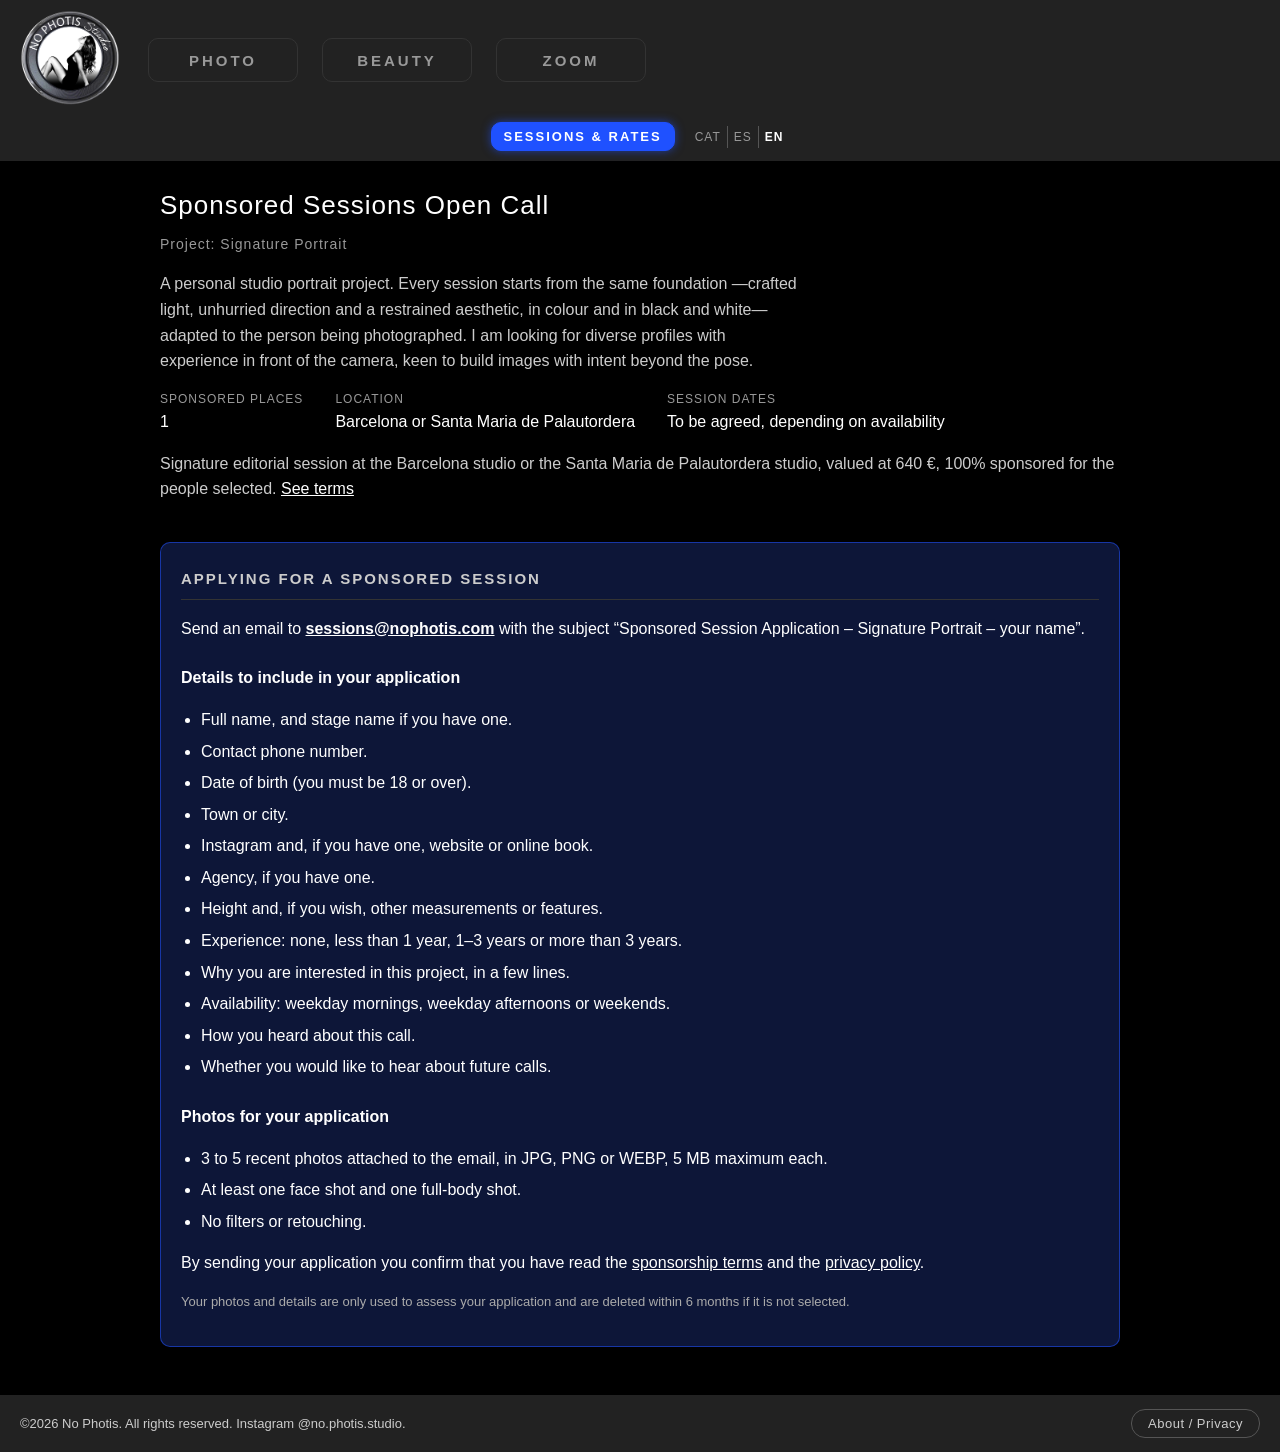
<file: sessions-becades/es.html>
<!DOCTYPE html>
<html lang="es">
<head>
    <meta charset="UTF-8">
    <meta name="viewport" content="width=device-width, initial-scale=1.0">
    <title>Convocatoria Sesiones Becadas – No Photis</title>
    <meta name="description" content="Convocatorias de proyectos de autor para modelos: sesión editorial de autor becada al 100% en Barcelona o Santa Maria de Palautordera. Plazas limitadas.">
    <meta name="author" content="No Photis">
    <meta name="robots" content="index, follow">
    <link rel="canonical" href="https://www.nophotis.com/sessions-becades/es.html">
    <link rel="icon" href="../img/NoPhotisStudio.png" type="image/png">

    <meta property="og:type" content="website">
    <meta property="og:site_name" content="No Photis Studio">
    <meta property="og:title" content="Convocatoria Sesiones Becadas – No Photis">
    <meta property="og:description" content="Convocatorias de proyectos de autor para modelos: sesión editorial de autor becada al 100% en Barcelona o Santa Maria de Palautordera. Plazas limitadas.">
    <meta property="og:image" content="https://www.nophotis.com/img/NoPhotisStudio.png">
    <meta property="og:url" content="https://www.nophotis.com/sessions-becades/es.html">
    <meta property="og:locale" content="es_ES">

    <meta property="og:locale:alternate" content="ca_ES">
    <meta property="og:locale:alternate" content="en_GB">
    <meta property="og:image:alt" content="No Photis Studio">

    <meta name="twitter:card" content="summary">
    <meta name="twitter:title" content="Sesiones becadas – No Photis">
    <meta name="twitter:description" content="Convocatorias de proyectos de autor para modelos: sesión editorial de autor becada al 100% en Barcelona o Santa Maria de Palautordera. Plazas limitadas.">
    <meta name="twitter:image" content="https://www.nophotis.com/img/NoPhotisStudio.png">

    <link rel="alternate" hreflang="ca" href="https://www.nophotis.com/sessions-becades/">
    <link rel="alternate" hreflang="es" href="https://www.nophotis.com/sessions-becades/es.html">
    <link rel="alternate" hreflang="en" href="https://www.nophotis.com/sessions-becades/en.html">
    <link rel="alternate" hreflang="x-default" href="https://www.nophotis.com/sessions-becades/">
    <script src="../idioma.js"></script>
    <link rel="stylesheet" href="../style.css">
</head>
<body class="pagina-sessions">

    <header>
        <a href="../index.html">
            <img src="../img/NoPhotisStudio.png" alt="No Photis Studio"
                 style="width:100px; margin-right:28px;">
        </a>
        <nav>
            <div class="menu-group">
                <a class="menu-group-title" href="../outdoor/index.html">PHOTO</a>
            </div>
            <div class="menu-group">
                <a class="menu-group-title" href="../beauty/index.html">BEAUTY</a>
            </div>
            <div class="menu-group">
                <a class="menu-group-title" href="../zoom/index.html">ZOOM</a>
            </div>
        </nav>
        <div class="header-dreta">
            <a class="menu-sessions" href="../sessions/es.html">SESIONES Y TARIFAS</a>
            <div class="selector-idioma" role="group" aria-label="Idioma">
                <a href="index.html" hreflang="ca" lang="ca" data-idioma="ca">CAT</a>
                <a href="es.html" hreflang="es" lang="es" data-idioma="es" aria-current="page">ES</a>
                <a href="en.html" hreflang="en" lang="en" data-idioma="en">EN</a>
            </div>
        </div>
    </header>

    <main class="sessions-main">
        <!-- CONVOCATÒRIA
             Tancada: aquesta secció visible i la de sota amb "hidden".
             Oberta (ara): posa "hidden" en aquesta secció i treu-lo de la de sota. -->
        <section hidden>
            <h1>Convocatoria Sesiones Becadas</h1>
            <p>Ahora mismo no hay ninguna convocatoria abierta. Las nuevas convocatorias se anuncian en <a href="https://www.instagram.com/no.photis.studio" target="_blank" rel="noopener">Instagram</a>.</p>
            <p><a class="sessions-boto" href="../sessions/es.html">Sesiones y tarifas</a></p>
        </section>

        <!-- Convocatòria oberta -->
        <div>
            <section class="sessions-intro">
                <h1>Convocatoria Sesiones Becadas</h1>
                <p class="sessions-subtitol">Proyecto: <span id="nom-projecte">Retrato de autor</span></p>
                <p>Proyecto personal de retrato de estudio. Cada sesión parte de un mismo punto de partida —luz trabajada, dirección pausada y una estética sobria, en color y en blanco y negro— que se adapta a la persona retratada. Busco perfiles diversos, con experiencia delante de la cámara, con ganas de construir imágenes con intención más allá de la pose.</p>
            </section>

            <!-- Moodboard: de 3 a 6 imatges WEBP (~800 px d'amplada). Per afegir-lo, descomenta el bloc i posa-hi les imatges.
            <div class="moodboard">
                <img src="../img/Moodboard/ref1.webp" alt="Referència del moodboard" loading="lazy">
            </div>
            -->

            <dl class="becades-dades">
                <div><dt>Plazas becadas</dt><dd>1</dd></div>
                <div><dt>Lugar</dt><dd>Barcelona o Santa Maria de Palautordera</dd></div>
                <div><dt>Fechas de la sesión</dt><dd>A convenir, según disponibilidad</dd></div>
            </dl>

            <p class="becades-recordatori">Sesión editorial de autor en el estudio de Barcelona o en el de Santa Maria de Palautordera, valorada en 640 €, becada al 100% para las personas seleccionadas. <a href="../sessions/es.html#becades">Ver condiciones</a></p>

            <section class="becades-bloc" aria-labelledby="titol-candidatura">
                <h2 id="titol-candidatura">Candidatura a una Beca</h2>
                <p>Envía un correo a <a href="mailto:sessions@nophotis.com"><strong>sessions@nophotis.com</strong></a> con el asunto «Candidatura Beca – Retrato de autor – tu nombre».</p>

                <h3>Datos a incluir en la candidatura</h3>
                <ul class="sessions-llista">
                    <li>Nombre y apellidos, y nombre artístico si tienes.</li>
                    <li>Teléfono de contacto.</li>
                    <li>Fecha de nacimiento (es necesario ser mayor de edad).</li>
                    <li>Población.</li>
                    <li>Instagram y, si tienes, web o book online.</li>
                    <li>Agencia, si tienes.</li>
                    <li>Altura y, si quieres, otras medidas o características.</li>
                    <li>Experiencia: sin experiencia, menos de 1 año, 1–3 años o más de 3 años.</li>
                    <li>Por qué te interesa este proyecto, en pocas líneas.</li>
                    <li>Disponibilidad: mañanas entre semana, tardes entre semana o fines de semana.</li>
                    <li>Cómo has conocido la convocatoria.</li>
                    <li>Si quieres recibir avisos de futuras convocatorias.</li>
                </ul>

                <h3>Fotos para la candidatura</h3>
                <ul class="sessions-llista">
                    <li>De 3 a 5 fotos recientes, adjuntas al correo, en JPG, PNG o WEBP y de 5 MB como máximo cada una.</li>
                    <li>Como mínimo una de cara y una de cuerpo entero.</li>
                    <li>Sin filtros ni retoques.</li>
                </ul>

                <p>Al enviar la candidatura confirmas que has leído las <a href="../sessions/es.html#becades">condiciones de la beca</a> y la <a href="../about.html#privacitat-candidatures" target="_blank" rel="noopener">política de privacidad</a>.</p>
                <p class="becades-nota">Las fotos y los datos solo se utilizan para valorar la candidatura y se borran en un plazo de 6 meses si la candidatura no es seleccionada.</p>
            </section>
        </div>
    </main>

    <footer>
        <p>&copy;2026 No Photis. All rights reserved. Instagram <a href="https://www.instagram.com/no.photis.studio" target="_blank">@no.photis.studio</a>.</p>
        <a href="../about.html" target="_blank" rel="noopener" class="footer-info-link">About / Privacy</a>
    </footer>

</body>
</html>
</file>
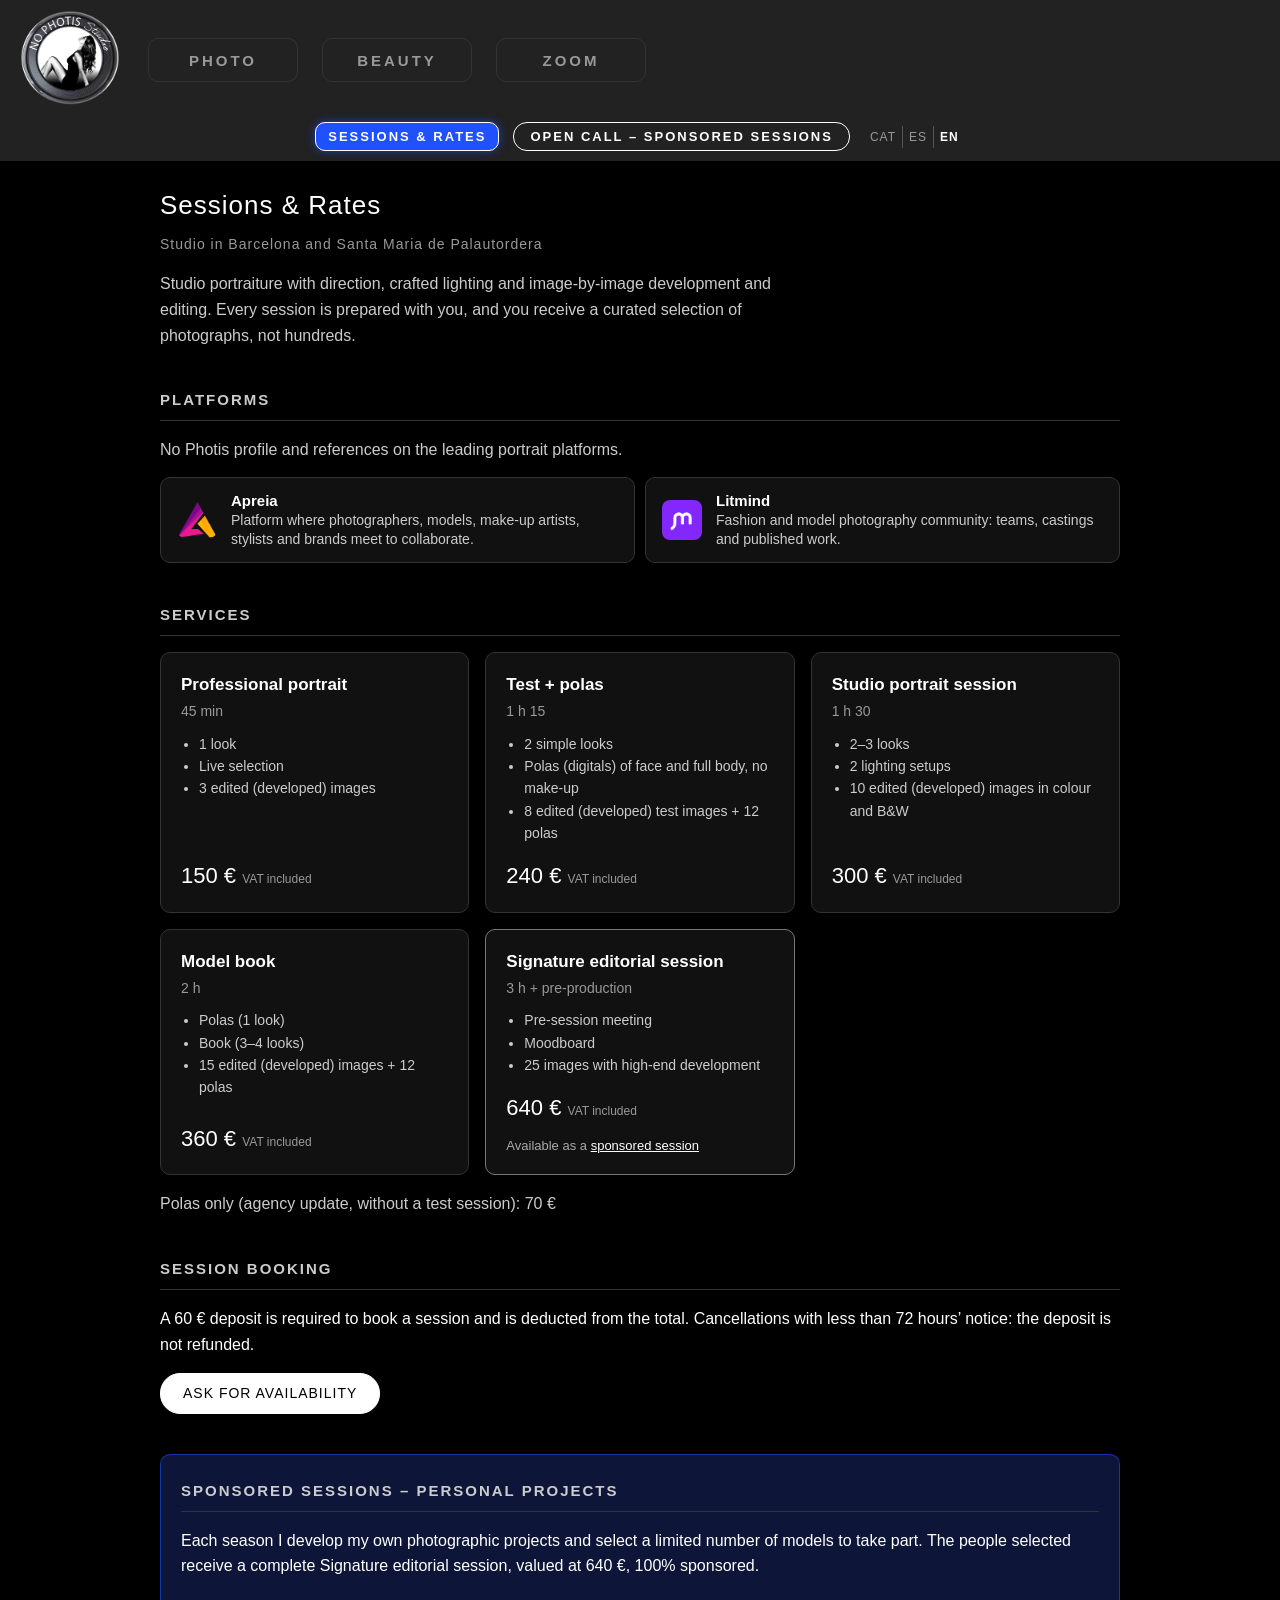
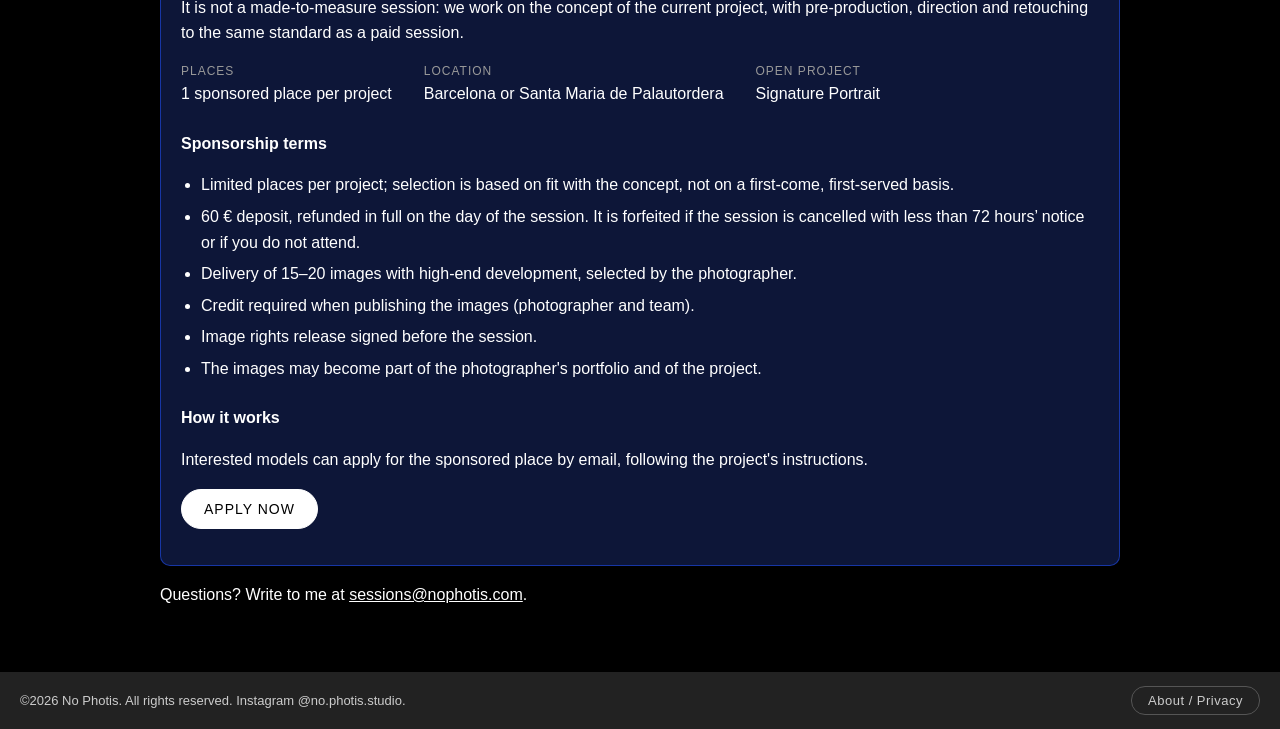
<file: sessions/en.html>
<!DOCTYPE html>
<html lang="en">
<head>
    <meta charset="UTF-8">
    <meta name="viewport" content="width=device-width, initial-scale=1.0">
    <title>Sessions &amp; Rates – No Photis</title>
    <meta name="description" content="Studio portraits, tests, model books and editorial sessions at the studios in Barcelona and Santa Maria de Palautordera. Rates and sponsored sessions for models.">
    <meta name="author" content="No Photis">
    <meta name="robots" content="index, follow">
    <link rel="canonical" href="https://www.nophotis.com/sessions/en.html">
    <link rel="icon" href="../img/NoPhotisStudio.png" type="image/png">

    <meta property="og:type" content="website">
    <meta property="og:site_name" content="No Photis Studio">
    <meta property="og:title" content="Sessions &amp; Rates – No Photis">
    <meta property="og:description" content="Studio portraits, tests, model books and editorial sessions at the studios in Barcelona and Santa Maria de Palautordera. Rates and sponsored sessions for models.">
    <meta property="og:image" content="https://www.nophotis.com/img/NoPhotisStudio.png">
    <meta property="og:url" content="https://www.nophotis.com/sessions/en.html">
    <meta property="og:locale" content="en_GB">

    <meta property="og:locale:alternate" content="ca_ES">
    <meta property="og:locale:alternate" content="es_ES">
    <meta property="og:image:alt" content="No Photis Studio">

    <meta name="twitter:card" content="summary">
    <meta name="twitter:title" content="Sessions &amp; Rates – No Photis">
    <meta name="twitter:description" content="Studio portraits, tests, model books and editorial sessions at the studios in Barcelona and Santa Maria de Palautordera. Rates and sponsored sessions for models.">
    <meta name="twitter:image" content="https://www.nophotis.com/img/NoPhotisStudio.png">

    <script type="application/ld+json">
    {
        "@context": "https://schema.org",
        "@type": "ProfessionalService",
        "@id": "https://www.nophotis.com/sessions/#estudi",
        "name": "No Photis Studio",
        "url": "https://www.nophotis.com/sessions/en.html",
        "description": "Studio portraits, tests, model books and editorial sessions at the studios in Barcelona and Santa Maria de Palautordera. Rates and sponsored sessions for models.",
        "inLanguage": "en",
        "image": "https://www.nophotis.com/img/NoPhotisStudio.png",
        "logo": "https://www.nophotis.com/img/NoPhotisStudio.png",
        "email": "sessions@nophotis.com",
        "priceRange": "70 € – 640 €",
        "address": [
            {
                "@type": "PostalAddress",
                "addressLocality": "Barcelona",
                "addressRegion": "Barcelona",
                "addressCountry": "ES"
            },
            {
                "@type": "PostalAddress",
                "addressLocality": "Santa Maria de Palautordera",
                "addressRegion": "Barcelona",
                "addressCountry": "ES"
            }
        ],
        "areaServed": {
            "@type": "AdministrativeArea",
            "name": "Barcelona"
        },
        "sameAs": [
            "https://www.instagram.com/no.photis.studio",
            "https://www.instagram.com/no.photis"
        ],
        "hasOfferCatalog": {
            "@type": "OfferCatalog",
            "name": "Sessions & Rates",
            "itemListElement": [
                {
                    "@type": "Offer",
                    "price": 150,
                    "priceCurrency": "EUR",
                    "priceSpecification": {
                        "@type": "PriceSpecification",
                        "price": 150,
                        "priceCurrency": "EUR",
                        "valueAddedTaxIncluded": true
                    },
                    "itemOffered": {
                        "@type": "Service",
                        "name": "Professional portrait",
                        "description": "1 look · Live selection · 3 edited (developed) images"
                    }
                },
                {
                    "@type": "Offer",
                    "price": 240,
                    "priceCurrency": "EUR",
                    "priceSpecification": {
                        "@type": "PriceSpecification",
                        "price": 240,
                        "priceCurrency": "EUR",
                        "valueAddedTaxIncluded": true
                    },
                    "itemOffered": {
                        "@type": "Service",
                        "name": "Test + polas",
                        "description": "2 simple looks · Polas (digitals) of face and full body, no make-up · 8 edited (developed) test images + 12 polas"
                    }
                },
                {
                    "@type": "Offer",
                    "price": 300,
                    "priceCurrency": "EUR",
                    "priceSpecification": {
                        "@type": "PriceSpecification",
                        "price": 300,
                        "priceCurrency": "EUR",
                        "valueAddedTaxIncluded": true
                    },
                    "itemOffered": {
                        "@type": "Service",
                        "name": "Studio portrait session",
                        "description": "2–3 looks · 2 lighting setups · 10 edited (developed) images in colour and B&W"
                    }
                },
                {
                    "@type": "Offer",
                    "price": 360,
                    "priceCurrency": "EUR",
                    "priceSpecification": {
                        "@type": "PriceSpecification",
                        "price": 360,
                        "priceCurrency": "EUR",
                        "valueAddedTaxIncluded": true
                    },
                    "itemOffered": {
                        "@type": "Service",
                        "name": "Model book",
                        "description": "Polas (1 look) · Book (3–4 looks) · 15 edited (developed) images + 12 polas"
                    }
                },
                {
                    "@type": "Offer",
                    "price": 640,
                    "priceCurrency": "EUR",
                    "priceSpecification": {
                        "@type": "PriceSpecification",
                        "price": 640,
                        "priceCurrency": "EUR",
                        "valueAddedTaxIncluded": true
                    },
                    "itemOffered": {
                        "@type": "Service",
                        "name": "Signature editorial session",
                        "description": "Pre-session meeting · Moodboard · 25 images with high-end development"
                    }
                }
            ]
        }
    }
    </script>

    <link rel="alternate" hreflang="ca" href="https://www.nophotis.com/sessions/">
    <link rel="alternate" hreflang="es" href="https://www.nophotis.com/sessions/es.html">
    <link rel="alternate" hreflang="en" href="https://www.nophotis.com/sessions/en.html">
    <link rel="alternate" hreflang="x-default" href="https://www.nophotis.com/sessions/">
    <script src="../idioma.js"></script>
    <link rel="stylesheet" href="../style.css">
</head>
<body class="pagina-sessions">

    <header>
        <a href="../index.html">
            <img src="../img/NoPhotisStudio.png" alt="No Photis Studio"
                 style="width:100px; margin-right:28px;">
        </a>
        <nav>
            <div class="menu-group">
                <a class="menu-group-title" href="../outdoor/index.html">PHOTO</a>
            </div>
            <div class="menu-group">
                <a class="menu-group-title" href="../beauty/index.html">BEAUTY</a>
            </div>
            <div class="menu-group">
                <a class="menu-group-title" href="../zoom/index.html">ZOOM</a>
            </div>
        </nav>
        <div class="header-dreta">
            <a class="menu-sessions" href="en.html" aria-current="page">SESSIONS &amp; RATES</a>
            <!-- CONVOCATÒRIA: per mostrar el bàner, treu "hidden" -->
            <a id="convocatoria-banner" class="convocatoria-banner" href="../sessions-becades/en.html">Open call – Sponsored sessions</a>
            <div class="selector-idioma" role="group" aria-label="Language">
                <a href="index.html" hreflang="ca" lang="ca" data-idioma="ca">CAT</a>
                <a href="es.html" hreflang="es" lang="es" data-idioma="es">ES</a>
                <a href="en.html" hreflang="en" lang="en" data-idioma="en" aria-current="page">EN</a>
            </div>
        </div>
    </header>

    <main class="sessions-main">
        <section class="sessions-intro">
            <h1>Sessions &amp; Rates</h1>
            <p class="sessions-subtitol">Studio in Barcelona and Santa Maria de Palautordera</p>
            <p>Studio portraiture with direction, crafted lighting and image-by-image development and editing. Every session is prepared with you, and you receive a curated selection of photographs, not hundreds.</p>
        </section>

        <section class="plataformes" aria-labelledby="titol-plataformes">
            <h2 id="titol-plataformes">Platforms</h2>
            <p class="plataformes-intro">No Photis profile and references on the leading portrait platforms.</p>
            <ul class="plataformes-llista">
                <li>
                    <a href="https://apreia.com/no.photis/" target="_blank" rel="noopener">
                        <img src="../img/plataformes/apreia.png" alt="" width="40" height="36">
                        <span><strong>Apreia</strong> Platform where photographers, models, make-up artists, stylists and brands meet to collaborate.</span>
                    </a>
                </li>
                <li>
                    <a href="https://litmind.es/no.photis.studio" target="_blank" rel="noopener">
                        <img src="../img/plataformes/litmind.png" alt="" width="40" height="40">
                        <span><strong>Litmind</strong> Fashion and model photography community: teams, castings and published work.</span>
                    </a>
                </li>
            </ul>
        </section>

        <section aria-labelledby="titol-serveis">
            <h2 id="titol-serveis">Services</h2>
            <div class="serveis-grid">
                <article class="servei-card">
                    <h3>Professional portrait</h3>
                    <p class="servei-durada">45 min</p>
                    <ul>
                        <li>1 look</li>
                        <li>Live selection</li>
                        <li>3 edited (developed) images</li>
                    </ul>
                    <p class="servei-preu"><span>150 €</span> <small>VAT included</small></p>
                </article>
                <article class="servei-card">
                    <h3>Test + polas</h3>
                    <p class="servei-durada">1 h 15</p>
                    <ul>
                        <li>2 simple looks</li>
                        <li>Polas (digitals) of face and full body, no make-up</li>
                        <li>8 edited (developed) test images + 12 polas</li>
                    </ul>
                    <p class="servei-preu"><span>240 €</span> <small>VAT included</small></p>
                </article>
                <article class="servei-card">
                    <h3>Studio portrait session</h3>
                    <p class="servei-durada">1 h 30</p>
                    <ul>
                        <li>2–3 looks</li>
                        <li>2 lighting setups</li>
                        <li>10 edited (developed) images in colour and B&amp;W</li>
                    </ul>
                    <p class="servei-preu"><span>300 €</span> <small>VAT included</small></p>
                </article>
                <article class="servei-card">
                    <h3>Model book</h3>
                    <p class="servei-durada">2 h</p>
                    <ul>
                        <li>Polas (1 look)</li>
                        <li>Book (3–4 looks)</li>
                        <li>15 edited (developed) images + 12 polas</li>
                    </ul>
                    <p class="servei-preu"><span>360 €</span> <small>VAT included</small></p>
                </article>
                <article class="servei-card servei-becable">
                    <h3>Signature editorial session</h3>
                    <p class="servei-durada">3 h + pre-production</p>
                    <ul>
                        <li>Pre-session meeting</li>
                        <li>Moodboard</li>
                        <li>25 images with high-end development</li>
                    </ul>
                    <p class="servei-preu"><span>640 €</span> <small>VAT included</small></p>
                    <p class="servei-nota">Available as a <a href="#becades">sponsored session</a></p>
                </article>
            </div>
            <p class="serveis-extra">Polas only (agency update, without a test session): 70 €</p>
        </section>

        <section aria-labelledby="titol-reserva">
            <h2 id="titol-reserva">Session booking</h2>
            <p>A 60 € deposit is required to book a session and is deducted from the total. Cancellations with less than 72 hours’ notice: the deposit is not refunded.</p>
            <p><a class="sessions-boto" href="mailto:sessions@nophotis.com">Ask for availability</a></p>
        </section>

        <section id="becades" class="becades-bloc" aria-labelledby="titol-becades">
            <h2 id="titol-becades">Sponsored sessions – Personal projects</h2>
            <p>Each season I develop my own photographic projects and select a limited number of models to take part. The people selected receive a complete Signature editorial session, valued at 640 €, 100% sponsored.</p>
            <p>It is not a made-to-measure session: we work on the concept of the current project, with pre-production, direction and retouching to the same standard as a paid session.</p>

            <dl class="becades-dades">
                <div><dt>Places</dt><dd>1 sponsored place per project</dd></div>
                <div><dt>Location</dt><dd>Barcelona or Santa Maria de Palautordera</dd></div>
                <!-- CONVOCATÒRIA: amb convocatòria oberta, mostra el nom del projecte; si es tanca, posa "hidden" en aquesta línia. Si cal, pots afegir-hi una línia de tancament amb el mateix format -->
                <div><dt>Open Project</dt><dd>Signature Portrait</dd></div>
            </dl>

            <h3>Sponsorship terms</h3>
            <ul class="sessions-llista">
                <li>Limited places per project; selection is based on fit with the concept, not on a first-come, first-served basis.</li>
                <li>60 € deposit, refunded in full on the day of the session. It is forfeited if the session is cancelled with less than 72 hours’ notice or if you do not attend.</li>
                <li>Delivery of 15–20 images with high-end development, selected by the photographer.</li>
                <li>Credit required when publishing the images (photographer and team).</li>
                <li>Image rights release signed before the session.</li>
                <li>The images may become part of the photographer's portfolio and of the project.</li>
            </ul>

            <h3>How it works</h3>
            <p>Interested models can apply for the sponsored place by email, following the project's instructions.</p>

            <!-- CONVOCATÒRIA: oberta -> treu "hidden" del botó i posa'l al paràgraf de convocatòria tancada -->
            <p><a class="sessions-boto" href="../sessions-becades/en.html">Apply now</a></p>
            <p hidden>There are no open calls right now. New calls are announced on <a href="https://www.instagram.com/no.photis.studio" target="_blank" rel="noopener">Instagram</a>.</p>
        </section>

        <section class="sessions-contacte">
            <p>Questions? Write to me at <a href="mailto:sessions@nophotis.com">sessions@nophotis.com</a>.</p>
        </section>
    </main>

    <footer>
        <p>&copy;2026 No Photis. All rights reserved. Instagram <a href="https://www.instagram.com/no.photis.studio" target="_blank">@no.photis.studio</a>.</p>
        <a href="../about.html" target="_blank" rel="noopener" class="footer-info-link">About / Privacy</a>
    </footer>

</body>
</html>
</file>
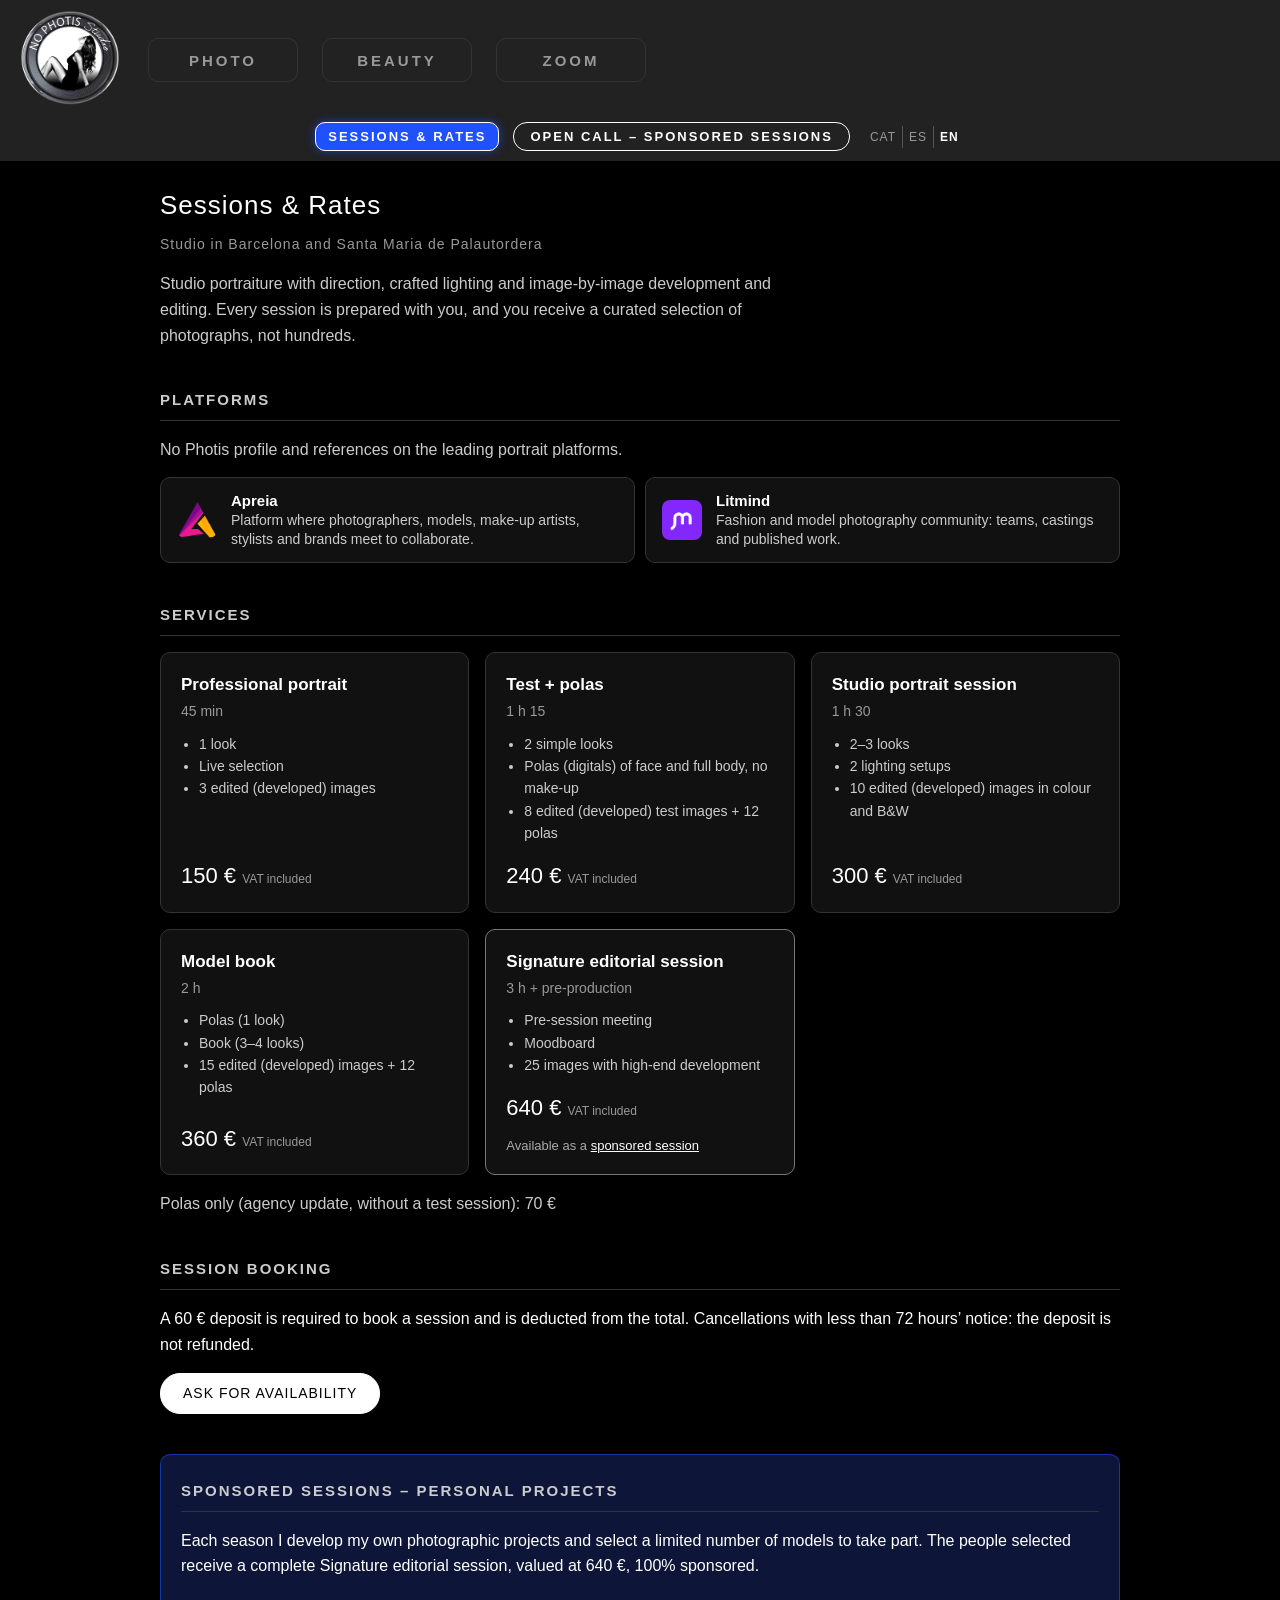
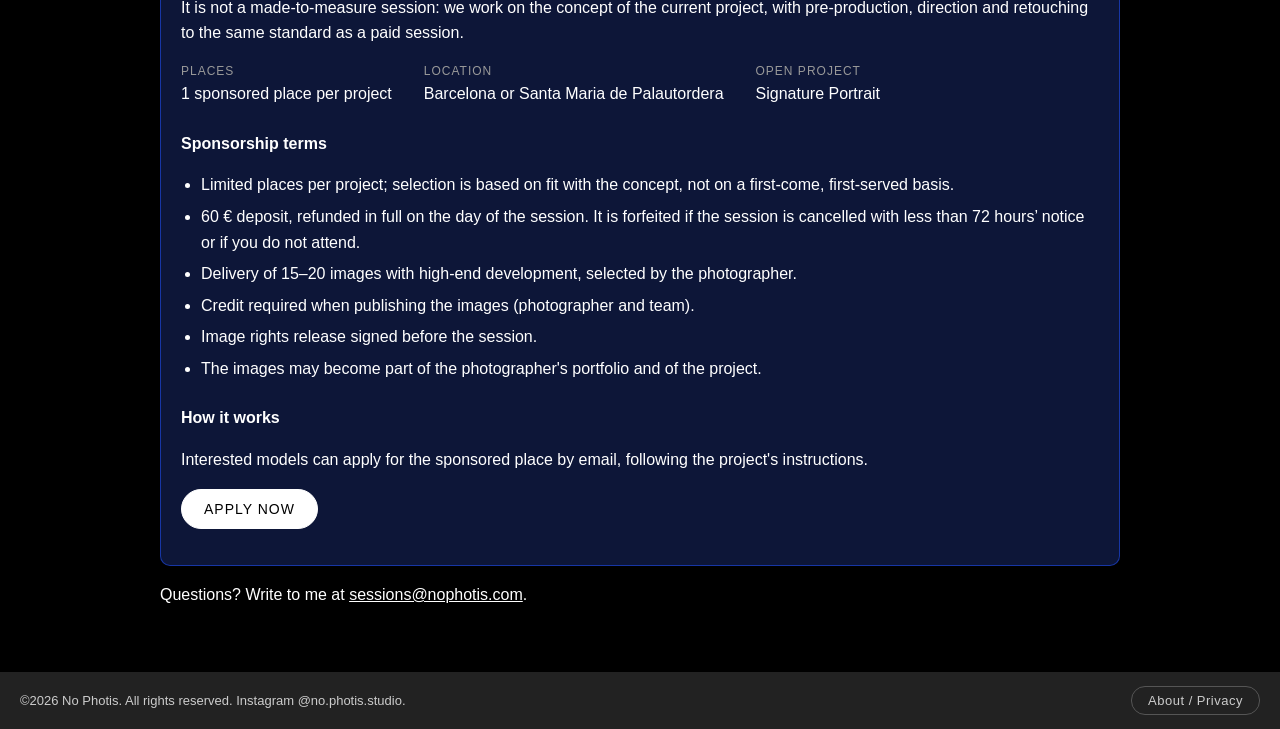
<file: sessions/es.html>
<!DOCTYPE html>
<html lang="es">
<head>
    <meta charset="UTF-8">
    <meta name="viewport" content="width=device-width, initial-scale=1.0">
    <title>Sesiones y tarifas – No Photis</title>
    <meta name="description" content="Retrato de estudio, tests, book de modelo y sesiones editoriales en los estudios de Barcelona y Santa Maria de Palautordera. Tarifas y sesiones becadas para modelos.">
    <meta name="author" content="No Photis">
    <meta name="robots" content="index, follow">
    <link rel="canonical" href="https://www.nophotis.com/sessions/es.html">
    <link rel="icon" href="../img/NoPhotisStudio.png" type="image/png">

    <meta property="og:type" content="website">
    <meta property="og:site_name" content="No Photis Studio">
    <meta property="og:title" content="Sesiones y tarifas – No Photis">
    <meta property="og:description" content="Retrato de estudio, tests, book de modelo y sesiones editoriales en los estudios de Barcelona y Santa Maria de Palautordera. Tarifas y sesiones becadas para modelos.">
    <meta property="og:image" content="https://www.nophotis.com/img/NoPhotisStudio.png">
    <meta property="og:url" content="https://www.nophotis.com/sessions/es.html">
    <meta property="og:locale" content="es_ES">

    <meta property="og:locale:alternate" content="ca_ES">
    <meta property="og:locale:alternate" content="en_GB">
    <meta property="og:image:alt" content="No Photis Studio">

    <meta name="twitter:card" content="summary">
    <meta name="twitter:title" content="Sesiones y tarifas – No Photis">
    <meta name="twitter:description" content="Retrato de estudio, tests, book de modelo y sesiones editoriales en los estudios de Barcelona y Santa Maria de Palautordera. Tarifas y sesiones becadas para modelos.">
    <meta name="twitter:image" content="https://www.nophotis.com/img/NoPhotisStudio.png">

    <script type="application/ld+json">
    {
        "@context": "https://schema.org",
        "@type": "ProfessionalService",
        "@id": "https://www.nophotis.com/sessions/#estudi",
        "name": "No Photis Studio",
        "url": "https://www.nophotis.com/sessions/es.html",
        "description": "Retrato de estudio, tests, book de modelo y sesiones editoriales en los estudios de Barcelona y Santa Maria de Palautordera. Tarifas y sesiones becadas para modelos.",
        "inLanguage": "es",
        "image": "https://www.nophotis.com/img/NoPhotisStudio.png",
        "logo": "https://www.nophotis.com/img/NoPhotisStudio.png",
        "email": "sessions@nophotis.com",
        "priceRange": "70 € – 640 €",
        "address": [
            {
                "@type": "PostalAddress",
                "addressLocality": "Barcelona",
                "addressRegion": "Barcelona",
                "addressCountry": "ES"
            },
            {
                "@type": "PostalAddress",
                "addressLocality": "Santa Maria de Palautordera",
                "addressRegion": "Barcelona",
                "addressCountry": "ES"
            }
        ],
        "areaServed": {
            "@type": "AdministrativeArea",
            "name": "Barcelona"
        },
        "sameAs": [
            "https://www.instagram.com/no.photis.studio",
            "https://www.instagram.com/no.photis"
        ],
        "hasOfferCatalog": {
            "@type": "OfferCatalog",
            "name": "Sesiones y tarifas",
            "itemListElement": [
                {
                    "@type": "Offer",
                    "price": 150,
                    "priceCurrency": "EUR",
                    "priceSpecification": {
                        "@type": "PriceSpecification",
                        "price": 150,
                        "priceCurrency": "EUR",
                        "valueAddedTaxIncluded": true
                    },
                    "itemOffered": {
                        "@type": "Service",
                        "name": "Retrato profesional",
                        "description": "1 look · Selección en directo · 3 imágenes editadas (reveladas)"
                    }
                },
                {
                    "@type": "Offer",
                    "price": 240,
                    "priceCurrency": "EUR",
                    "priceSpecification": {
                        "@type": "PriceSpecification",
                        "price": 240,
                        "priceCurrency": "EUR",
                        "valueAddedTaxIncluded": true
                    },
                    "itemOffered": {
                        "@type": "Service",
                        "name": "Test + polas",
                        "description": "2 looks sencillos · Polas de cara y cuerpo entero, sin maquillaje · 8 imágenes de test editadas (reveladas) + 12 polas"
                    }
                },
                {
                    "@type": "Offer",
                    "price": 300,
                    "priceCurrency": "EUR",
                    "priceSpecification": {
                        "@type": "PriceSpecification",
                        "price": 300,
                        "priceCurrency": "EUR",
                        "valueAddedTaxIncluded": true
                    },
                    "itemOffered": {
                        "@type": "Service",
                        "name": "Sesión de retrato de estudio",
                        "description": "2–3 looks · 2 esquemas de luz · 10 imágenes editadas (reveladas) en color y B/N"
                    }
                },
                {
                    "@type": "Offer",
                    "price": 360,
                    "priceCurrency": "EUR",
                    "priceSpecification": {
                        "@type": "PriceSpecification",
                        "price": 360,
                        "priceCurrency": "EUR",
                        "valueAddedTaxIncluded": true
                    },
                    "itemOffered": {
                        "@type": "Service",
                        "name": "Book de modelo",
                        "description": "Polas (1 look) · Book (3–4 looks) · 15 imágenes editadas (reveladas) + 12 polas"
                    }
                },
                {
                    "@type": "Offer",
                    "price": 640,
                    "priceCurrency": "EUR",
                    "priceSpecification": {
                        "@type": "PriceSpecification",
                        "price": 640,
                        "priceCurrency": "EUR",
                        "valueAddedTaxIncluded": true
                    },
                    "itemOffered": {
                        "@type": "Service",
                        "name": "Sesión editorial de autor",
                        "description": "Reunión previa · Moodboard · 25 imágenes con revelado de alto nivel"
                    }
                }
            ]
        }
    }
    </script>

    <link rel="alternate" hreflang="ca" href="https://www.nophotis.com/sessions/">
    <link rel="alternate" hreflang="es" href="https://www.nophotis.com/sessions/es.html">
    <link rel="alternate" hreflang="en" href="https://www.nophotis.com/sessions/en.html">
    <link rel="alternate" hreflang="x-default" href="https://www.nophotis.com/sessions/">
    <script src="../idioma.js"></script>
    <link rel="stylesheet" href="../style.css">
</head>
<body class="pagina-sessions">

    <header>
        <a href="../index.html">
            <img src="../img/NoPhotisStudio.png" alt="No Photis Studio"
                 style="width:100px; margin-right:28px;">
        </a>
        <nav>
            <div class="menu-group">
                <a class="menu-group-title" href="../outdoor/index.html">PHOTO</a>
            </div>
            <div class="menu-group">
                <a class="menu-group-title" href="../beauty/index.html">BEAUTY</a>
            </div>
            <div class="menu-group">
                <a class="menu-group-title" href="../zoom/index.html">ZOOM</a>
            </div>
        </nav>
        <div class="header-dreta">
            <a class="menu-sessions" href="es.html" aria-current="page">SESIONES Y TARIFAS</a>
            <!-- CONVOCATÒRIA: per mostrar el bàner, treu "hidden" -->
            <a id="convocatoria-banner" class="convocatoria-banner" href="../sessions-becades/es.html">Convocatoria abierta – Sesiones becadas</a>
            <div class="selector-idioma" role="group" aria-label="Idioma">
                <a href="index.html" hreflang="ca" lang="ca" data-idioma="ca">CAT</a>
                <a href="es.html" hreflang="es" lang="es" data-idioma="es" aria-current="page">ES</a>
                <a href="en.html" hreflang="en" lang="en" data-idioma="en">EN</a>
            </div>
        </div>
    </header>

    <main class="sessions-main">
        <section class="sessions-intro">
            <h1>Sesiones y tarifas</h1>
            <p class="sessions-subtitol">Estudio en Barcelona y Santa Maria de Palautordera</p>
            <p>Retrato de estudio con dirección, iluminación trabajada y revelado/edición imagen a imagen. Cada sesión se prepara contigo y se entrega una selección cuidada de fotografías, no cientos.</p>
        </section>

        <section class="plataformes" aria-labelledby="titol-plataformes">
            <h2 id="titol-plataformes">Plataformas</h2>
            <p class="plataformes-intro">Perfil y referencias de No Photis en las mejores plataformas de retrato.</p>
            <ul class="plataformes-llista">
                <li>
                    <a href="https://apreia.com/no.photis/" target="_blank" rel="noopener">
                        <img src="../img/plataformes/apreia.png" alt="" width="40" height="36">
                        <span><strong>Apreia</strong> Plataforma donde se encuentran fotógrafos, modelos, maquilladores, estilistas y marcas para colaborar.</span>
                    </a>
                </li>
                <li>
                    <a href="https://litmind.es/no.photis.studio" target="_blank" rel="noopener">
                        <img src="../img/plataformes/litmind.png" alt="" width="40" height="40">
                        <span><strong>Litmind</strong> Comunidad de fotografía de moda y modelos: equipos, castings y trabajos publicados.</span>
                    </a>
                </li>
            </ul>
        </section>

        <section aria-labelledby="titol-serveis">
            <h2 id="titol-serveis">Servicios</h2>
            <div class="serveis-grid">
                <article class="servei-card">
                    <h3>Retrato profesional</h3>
                    <p class="servei-durada">45 min</p>
                    <ul>
                        <li>1 look</li>
                        <li>Selección en directo</li>
                        <li>3 imágenes editadas (reveladas)</li>
                    </ul>
                    <p class="servei-preu"><span>150 €</span> <small>IVA incluido</small></p>
                </article>
                <article class="servei-card">
                    <h3>Test + polas</h3>
                    <p class="servei-durada">1 h 15</p>
                    <ul>
                        <li>2 looks sencillos</li>
                        <li>Polas de cara y cuerpo entero, sin maquillaje</li>
                        <li>8 imágenes de test editadas (reveladas) + 12 polas</li>
                    </ul>
                    <p class="servei-preu"><span>240 €</span> <small>IVA incluido</small></p>
                </article>
                <article class="servei-card">
                    <h3>Sesión de retrato de estudio</h3>
                    <p class="servei-durada">1 h 30</p>
                    <ul>
                        <li>2–3 looks</li>
                        <li>2 esquemas de luz</li>
                        <li>10 imágenes editadas (reveladas) en color y B/N</li>
                    </ul>
                    <p class="servei-preu"><span>300 €</span> <small>IVA incluido</small></p>
                </article>
                <article class="servei-card">
                    <h3>Book de modelo</h3>
                    <p class="servei-durada">2 h</p>
                    <ul>
                        <li>Polas (1 look)</li>
                        <li>Book (3–4 looks)</li>
                        <li>15 imágenes editadas (reveladas) + 12 polas</li>
                    </ul>
                    <p class="servei-preu"><span>360 €</span> <small>IVA incluido</small></p>
                </article>
                <article class="servei-card servei-becable">
                    <h3>Sesión editorial de autor</h3>
                    <p class="servei-durada">3 h + preproducción</p>
                    <ul>
                        <li>Reunión previa</li>
                        <li>Moodboard</li>
                        <li>25 imágenes con revelado de alto nivel</li>
                    </ul>
                    <p class="servei-preu"><span>640 €</span> <small>IVA incluido</small></p>
                    <p class="servei-nota">Disponible en <a href="#becades">formato becado</a></p>
                </article>
            </div>
            <p class="serveis-extra">Polas sueltas (actualización para agencia, sin sesión de test): 70 €</p>
        </section>

        <section aria-labelledby="titol-reserva">
            <h2 id="titol-reserva">Reserva de sesión</h2>
            <p>Para reservar una sesión se requiere una señal de 60 €, que se descuenta del total. Cancelaciones con menos de 72 h de antelación: la señal no se devuelve.</p>
            <p><a class="sessions-boto" href="mailto:sessions@nophotis.com">Pide disponibilidad</a></p>
        </section>

        <section id="becades" class="becades-bloc" aria-labelledby="titol-becades">
            <h2 id="titol-becades">Sesiones becadas – Proyectos de autor</h2>
            <p>Cada temporada desarrollo proyectos fotográficos propios y selecciono un número limitado de modelos para participar en ellos. Las personas seleccionadas reciben una Sesión editorial de autor completa, valorada en 640 €, becada al 100%.</p>
            <p>No es una sesión a medida: trabajamos sobre el concepto del proyecto en curso, con preproducción, dirección y retoque al mismo nivel que una sesión de pago.</p>

            <dl class="becades-dades">
                <div><dt>Plazas</dt><dd>1 plaza becada por proyecto</dd></div>
                <div><dt>Lugar</dt><dd>Barcelona o Santa Maria de Palautordera</dd></div>
                <!-- CONVOCATÒRIA: amb convocatòria oberta, mostra el nom del projecte; si es tanca, posa "hidden" en aquesta línia. Si cal, pots afegir-hi una línia de tancament amb el mateix format -->
                <div><dt>Proyecto Abierto</dt><dd>Retrato de autor</dd></div>
            </dl>

            <h3>Condiciones de la Beca</h3>
            <ul class="sessions-llista">
                <li>Plazas limitadas por proyecto; la selección se hace según el encaje con el concepto, no por orden de llegada.</li>
                <li>Señal de 60 €, devuelta íntegramente el día de la sesión. Se pierde si se anula con menos de 72 h de antelación o si no se acude.</li>
                <li>Entrega de 15-20 imágenes con revelado de alto nivel, seleccionadas por el fotógrafo.</li>
                <li>Crédito obligatorio al publicar las imágenes (fotógrafo y equipo).</li>
                <li>Acuerdo de cesión de derechos de imagen firmado antes de la sesión.</li>
                <li>Las imágenes pueden formar parte del portfolio del fotógrafo y del proyecto.</li>
            </ul>

            <h3>Cómo funciona</h3>
            <p>Las modelos interesadas podrán presentar su candidatura a la plaza becada por correo electrónico, siguiendo las indicaciones del proyecto.</p>

            <!-- CONVOCATÒRIA: oberta -> treu "hidden" del botó i posa'l al paràgraf de convocatòria tancada -->
            <p><a class="sessions-boto" href="../sessions-becades/es.html">Presenta tu candidatura</a></p>
            <p hidden>Ahora mismo no hay ninguna convocatoria abierta. Las nuevas convocatorias se anuncian en <a href="https://www.instagram.com/no.photis.studio" target="_blank" rel="noopener">Instagram</a>.</p>
        </section>

        <section class="sessions-contacte">
            <p>¿Dudas? Escríbeme a <a href="mailto:sessions@nophotis.com">sessions@nophotis.com</a>.</p>
        </section>
    </main>

    <footer>
        <p>&copy;2026 No Photis. All rights reserved. Instagram <a href="https://www.instagram.com/no.photis.studio" target="_blank">@no.photis.studio</a>.</p>
        <a href="../about.html" target="_blank" rel="noopener" class="footer-info-link">About / Privacy</a>
    </footer>

</body>
</html>
</file>
<file: style.css>
body {
    background-color: black;
    color: white;
    font-family: sans-serif;
    margin: 0;
    padding: 0;
}

header {
    background-color: #222;
    padding: 10px 20px;
    display: flex;
    align-items: center;
    /* Si la zona dreta (convocatòria + sessions) no hi cap al costat del
       menú, baixa a una línia pròpia, alineada a la dreta */
    flex-wrap: wrap;
    row-gap: 12px;
}

nav {
    display: flex;
    flex-wrap: wrap;
    min-width: 0;
    /* Mai més ample que l'espai al costat del logo (100px + 28px de marge),
       perquè el menú no baixi a sota del logo en pantalles mitjanes */
    max-width: calc(100% - 128px);
    align-items: center;
    gap: 10px 24px;
}

/* Cada grup temàtic és una caixa amb el títol (PHOTO, BEAUTY, ZOOM). Totes
   tenen la mateixa alçada i una amplada mínima, a totes les pàgines.
   El grup actiu (la subpàgina que s'està veient) creix cap a la dreta i
   mostra les seves seccions en línia dins la mateixa caixa, separades del
   títol per una línia vertical. */
.menu-group {
    display: flex;
    align-items: center;
    min-width: 150px;
    min-height: 44px;
    box-sizing: border-box;
    border: 1px solid #333;
    border-radius: 10px;
}

.menu-group-title {
    flex: 1 0 auto;
    box-sizing: border-box;
    padding: 12px 18px;
    text-align: center;
    font-family: Calibri, sans-serif;
    font-size: 15px;
    font-weight: bold;
    letter-spacing: 3px;
    color: #999;
}

/* Quan el títol de grup és un enllaç cap a la subpàgina d'un altre grup
   temàtic, l'enllaç omple tota la caixa: tota la superfície és clicable */
a.menu-group-title {
    text-decoration: none;
    cursor: pointer;
}

.menu-group:has(> a.menu-group-title):hover {
    border-color: #888;
    background-color: rgba(255, 255, 255, 0.08);
}

.menu-group:has(> a.menu-group-title):hover .menu-group-title {
    color: #fff;
}

.menu-group-links {
    list-style: none;
    margin: 0;
    padding: 0 7px 0 12px;
    border-left: 1px solid #555;
    display: flex;
    flex-wrap: wrap;
    align-items: center;
    gap: 6px;
}

.menu-group-links li {
    margin: 0;
}

.menu-group-links a {
    display: inline-block;
    color: #ddd;
    text-decoration: none;
    white-space: nowrap;
    padding: 4px 16px;
    border-radius: 14px;
    font-family: Calibri, sans-serif;
    font-size: 14px;
    line-height: 1.6;
    transition: background-color 0.2s ease, color 0.2s ease;
}

.menu-group-links a:hover {
    background-color: rgba(255, 255, 255, 0.15);
    color: #fff;
}

.menu-group-links a.active {
    background-color: white;
    color: black;
    font-weight: bold;
}

/* El grup temàtic actiu es distingeix dels altres amb un marc més marcat
   i un fons lleugerament més clar */
.menu-group.active-group {
    border-color: #888;
    background-color: rgba(255, 255, 255, 0.08);
}

.menu-group.active-group .menu-group-title {
    flex: 0 0 auto;
    padding-right: 14px;
    color: #fff;
}

@media (max-width: 700px) {
    nav {
        gap: 8px 12px;
    }
    .menu-group {
        min-width: 0;
        min-height: 38px;
    }
    .menu-group-title {
        padding: 10px 12px;
        font-size: 13px;
        letter-spacing: 2px;
    }
    /* Al mòbil el grup actiu ocupa tota la línia: títol a dalt i les
       seccions a sota, perquè hi càpiguen sense estrènyer-se */
    .menu-group.active-group {
        flex-basis: 100%;
        flex-wrap: wrap;
        order: 1;
    }
    .menu-group.active-group .menu-group-title {
        flex-basis: 100%;
        text-align: left;
        padding-bottom: 4px;
    }
    .menu-group-links {
        border-left: none;
        padding: 0 6px 8px;}
    .menu-group-links a {
        padding: 4px 12px;
    }
}

main {
    padding: 20px;
}

/* ============================================================
   MOSAIC DE LA GALERIA
   Cada secció (homepage, outdoor, beauty, zoom) declara el seu tipus de
   mosaic assignant `window.MOSAIC_TYPE` a l'<script> inline de la pàgina,
   abans de carregar script.js. Tipus disponibles:
     'justified' -> files d'alçada fixa, amplada segons proporció (per defecte)
     'columns'   -> mosaic clàssic per columnes (a l'estil Pinterest)
     'modular'   -> grid asimètric amb punts focals (lògica a script.js)
   script.js afegeix la classe `mosaic-<tipus>` al <body>; els blocs de sota
   defineixen l'estil de cada tipus. Per afegir-ne un de nou, crea un bloc
   `.mosaic-<nom> #gallery .grid-batch { ... }` seguint el mateix patró.
   Les fotos es carreguen per grups: cada grup és un .grid-batch dins del
   .grid, i el layout del mosaic s'aplica a cada .grid-batch.
   ============================================================ */

#gallery .grid-batch {
    display: flex;
    flex-wrap: wrap;
    gap: 10px;
}

/* Cada imatge es mostra sencera, amb la seva proporció natural, sense retallar */
.grid-item {
    position: relative;
    overflow: hidden; /* Important per no sobresortir en l'animació de hover */
    background-color: #111; /* Espai reservat mentre la foto es descarrega */
}

/* Les fotos s'afegeixen al mosaic amb la seva mida ja reservada (script.js
   en coneix la proporció abans de col·locar-les) i apareixen amb un fos,
   de manera que cap foto desplaça les que ja s'estan mostrant. */
#gallery .grid img {
    display: block;
    cursor: pointer;
    opacity: 0;
    transition: transform 0.3s ease, opacity 0.5s ease;
}

#gallery .grid img.loaded {
    opacity: 1;
}

#gallery .grid img:hover {
    transform: scale(1.05);
}

/* ---- justified: files d'alçada fixa, amplada lliure segons la proporció
   de cada imatge, perquè una foto horitzontal i una vertical es vegin amb
   una mida semblant (per alçada) en lloc que l'horitzontal surti molt més
   petita. Centrada perquè la darrera fila (incompleta) no quedi despenjada
   a l'esquerra. ---- */
.mosaic-justified #gallery .grid-batch {
    justify-content: center;
}

.mosaic-justified .grid-item {
    height: 260px;
    max-width: 100%;
}

/* L'amplada surt dels atributs width/height que posa script.js (proporció
   coneguda abans de la descàrrega). Si una panoràmica no hi cap, es retalla
   lleugerament en lloc de deformar-se. */
.mosaic-justified #gallery .grid img {
    height: 100%;
    width: auto;
    max-width: 100%;
    object-fit: cover;
}

@media (max-width: 700px) {
    .mosaic-justified .grid-item {
        height: 170px;
    }
}

/* ---- columns: mosaic clàssic per columnes ---- */
.mosaic-columns #gallery .grid-batch {
    display: block;
    columns: 280px;
    column-gap: 10px;
}

.mosaic-columns .grid-item {
    height: auto;
    break-inside: avoid;
    margin-bottom: 10px;
}

.mosaic-columns #gallery .grid img {
    width: 100%;
    height: auto;
}

/* ---- modular: grid asimètric amb punts focals. El JS decideix per cada
   foto quantes columnes (grid-column) i files (grid-row-end) ocupa la
   cel·la: l'amplada surt de l'orientació real de la imatge (les panoràmiques
   guanyen columnes, les verticals no s'estiren) i cada 8 posicions dues
   fotos reben una columna extra com a punt focal. L'alçada resultant es
   calcula a partir de l'alçada renderitzada, perquè la imatge s'hi ajusti
   exactament sense retallar-se ni deixar marge negre. ---- */
.mosaic-modular #gallery .grid-batch {
    display: grid;
    grid-template-columns: repeat(auto-fill, minmax(230px, 1fr));
    grid-auto-rows: 10px;
    grid-auto-flow: dense;
    gap: 10px;
}

.mosaic-modular .grid-item {
    height: auto;
}

.mosaic-modular #gallery .grid img {
    width: 100%;
    height: auto;
}

/* En pantalles molt amples, limita l'amplada total perquè el nombre de
   columnes segueixi creixent (auto-fill) en lloc de deixar que unes poques
   columnes s'eixamplin fins a fer les fotos exagerades. */
.mosaic-modular main {
    max-width: 2000px;
    margin: 0 auto;
}

/* Separador entre grups de fotos (script.js les carrega per grups de 12) */
.grid-separator {
    width: 60px;
    height: 1px;
    margin: 28px auto;
    background-color: #444;
}

/* Marca invisible al final de la galeria: script.js l'observa per demanar
   el grup de fotos següent quan l'usuari s'hi acosta fent scroll */
.grid-sentinel {
    height: 1px;
}

/* Estils per al nom del fitxer sota cada imatge del grid */
.image-name-grid {
    display: none;
/*
    position: absolute;
    bottom: 5px;
    left: 5px;
    color: white;
    font-size: 12px;
    background-color: rgba(0, 0, 0, 0.7);
    padding: 2px 5px;
    border-radius: 3px;
*/
}

#full-image-view {
    display: none;
    position: fixed;
    top: 0;
    left: 0;
    width: 100%;
    height: 100%;
    background-color: rgba(0, 0, 0, 0.9);
    z-index: 1000;
    text-align: center;
    display: flex;
    align-items: center;
    justify-content: center;
}

#full-image-container {
    position: relative;
    width: 90%; /* Canviat max-width per width */
    height: 90vh; /* Canviat max-height per height i usant vh */
    min-width: 0; /* Que la mida de la foto no condicioni la del contenidor (script.js el mesura) */
    display: flex;
    align-items: center;
    justify-content: center;
}


#full-image {
    /* La mida la decideix només el CSS (no JS ni naturalWidth, que al Safari
       donava mides errònies). Amb posició absoluta, inset 0 i margin auto, i
       amplada/alçada auto, la foto es mostra a la seva mida original (100%)
       i només es redueix, mantenint la proporció, si no cap al contenidor.
       Mai s'amplia per sobre del 100%. */
    position: absolute;
    inset: 0;
    margin: auto;
    display: block;
    width: auto;
    height: auto;
    max-width: 100%;
    max-height: 100%;
}

#image-name {
    display: none;
/*
    position: absolute;
    bottom: 10px;
    left: 50%;
    transform: translateX(-50%);
    color: white;
    font-size: 16px;
    text-align: center;
*/
}


.nav-button img {
    width: 50px; /* Ajusta segons necessitis */
    height: 50px; /* Ajusta segons necessitis */
    vertical-align: middle; /* Alinea verticalment la imatge */
}


#prev-image {
    left: 10px;
    background-color: transparent; /* Fons transparent */
    color: white;
    border: none;
    padding: 5px 5px;
    cursor: pointer;
    font-size: 5px;
    border-radius: 5px;
    transform: scale(0.6);
}


#next-image {
    right: 10px;
    background-color: transparent; /* Fons transparent */
    color: white;
    border: none;
    padding: 5px 5px;
    cursor: pointer;
    font-size: 5px;
    border-radius: 5px;
    transform: scale(0.6);
}


#prev-image img,
#next-image img {
    filter: invert(1) opacity(0.8);
}


#prev-image img:hover,
#next-image img:hover {
/*    filter: invert(0); */
    transform: scale(1.1);
}


#about {
    display: none;
    margin-top: 20px;
}

#about-content {
    line-height: 1.6;
}

footer {
    background-color: #222;
    padding: 14px 20px;
    display: flex;
    align-items: center;
    justify-content: space-between;
    flex-wrap: wrap;
    gap: 12px;
    font-size: 13px;
    color: #ccc;
}

footer p {
    margin: 0;
}

footer a {
    color: #ccc;
    text-decoration: none;
}

footer a:hover {
    color: #fff;
}

.footer-info-link {
    white-space: nowrap;
    border: 1px solid #555;
    padding: 6px 16px;
    border-radius: 14px;
    font-family: Calibri, sans-serif;
    letter-spacing: 0.5px;
}

.footer-info-link:hover {
    background-color: #fff;
    color: #000 !important;
    border-color: #fff;
}

/* ============================================================
   SESSIONS I TARIFES / SESSIONS BECADES
   Bàner de convocatòria (portada, BEAUTY i /sessions) i pàgines
   /sessions i /sessions-becades. Tots els textos i preus són a l'HTML.
   ============================================================ */

/* Segona línia de la capçalera, centrada: bàner de convocatòria i botó
   "Sessions i tarifes". Només apareix a BEAUTY (i a /sessions i
   /sessions-becades), que és on arriba studio.nophotis.com. */
.header-dreta {
    flex-basis: 100%;
    display: flex;
    align-items: center;
    flex-wrap: wrap;
    justify-content: center;
    gap: 10px 14px;
}

.menu-sessions {
    white-space: nowrap;
    font-family: Calibri, sans-serif;
    font-size: 13px;
    font-weight: bold;
    letter-spacing: 2px;
    color: #fff;
    text-decoration: none;
    background-color: #1f51ff;
    border: 1px solid #1f51ff;
    border-radius: 10px;
    padding: 6px 12px;
    box-shadow: 0 0 10px rgba(31, 81, 255, 0.6);
}

.menu-sessions:hover,
.menu-sessions:focus-visible {
    background-color: #4d74ff;
    border-color: #fff;
    box-shadow: 0 0 14px rgba(77, 116, 255, 0.85);
}

.menu-sessions[aria-current="page"] {
    border-color: #fff;
}

/* Bàner: un sol element, en majúscules */
.convocatoria-banner {
    white-space: nowrap;
    font-family: Calibri, sans-serif;
    font-size: 13px;
    font-weight: bold;
    letter-spacing: 2px;
    text-transform: uppercase;
    color: #fff;
    text-decoration: none;
    border: 1px solid #fff;
    border-radius: 14px;
    padding: 6px 16px;
    /* Pulsació suau de la brillantor del blanc (text, vora i resplendor) */
    animation: convocatoria-brillo 2s ease-in-out infinite;
}

@keyframes convocatoria-brillo {
    0%, 100% {
        color: #6e6e6e;
        border-color: #6e6e6e;
        text-shadow: none;
        box-shadow: none;
    }
    50% {
        color: #fff;
        border-color: #fff;
        text-shadow: 0 0 8px #fff, 0 0 16px rgba(255, 255, 255, 0.7);
        box-shadow: 0 0 18px rgba(255, 255, 255, 0.75), inset 0 0 8px rgba(255, 255, 255, 0.35);
    }
}

.convocatoria-banner:hover,
.convocatoria-banner:focus-visible {
    animation: none;
    background-color: #fff;
    color: #000;
}

@media (prefers-reduced-motion: reduce) {
    .convocatoria-banner {
        animation: none;
    }
}

.convocatoria-banner[hidden] {
    display: none;
}

/* En pantalles estretes, el menú es queda al costat del logo com sempre i la
   zona dreta passa a una línia pròpia, alineada a la dreta */
@media (max-width: 700px) {
    header {
        flex-wrap: wrap;
        row-gap: 12px;
    }
    header nav {
        flex: 1 1 0;
        min-width: 0;
    }
    .convocatoria-banner {
        white-space: normal;
        text-align: center;
    }
}

.pagina-sessions a:focus-visible,
nav a:focus-visible,
.header-dreta a:focus-visible {
    outline: 2px solid #fff;
    outline-offset: 2px;
}

.sessions-main {
    max-width: 960px;
    margin: 0 auto;
    padding: 24px 16px 48px;
    line-height: 1.6;
}

.sessions-main a {
    color: #fff;
}

.sessions-main h1 {
    font-size: 26px;
    font-weight: normal;
    letter-spacing: 1px;
    margin: 0 0 12px;
}

.sessions-main h2 {
    font-family: Calibri, sans-serif;
    font-size: 15px;
    letter-spacing: 2px;
    text-transform: uppercase;
    color: #ccc;
    border-bottom: 1px solid #333;
    padding-bottom: 8px;
    margin: 40px 0 16px;
}

.sessions-main h3 {
    font-size: 16px;
    margin: 24px 0 8px;
}

.sessions-intro p {
    color: #ccc;
    max-width: 640px;
}

.sessions-intro .sessions-subtitol {
    margin: -6px 0 14px;
    font-family: Calibri, sans-serif;
    font-size: 14px;
    letter-spacing: 1px;
    color: #999;
}

.sessions-llista {
    padding-left: 20px;
}

.sessions-llista li {
    margin-bottom: 6px;
}

.sessions-boto {
    display: inline-block;
    font-family: Calibri, sans-serif;
    font-size: 14px;
    letter-spacing: 1px;
    text-transform: uppercase;
    color: #000 !important;
    background-color: #fff;
    border: 1px solid #fff;
    border-radius: 20px;
    padding: 8px 22px;
    text-decoration: none;
    cursor: pointer;
}

.sessions-boto:hover {
    background-color: #ccc;
    border-color: #ccc;
}

/* Línia solitària sota les targetes de serveis (polas soles) */
.serveis-extra {
    margin: 16px 0 0;
    color: #ccc;
}

/* Plataformes (Litmind, Apreia), abans de Serveis */
.plataformes-intro {
    margin: 0 0 14px;
    color: #ccc;
}

.plataformes-llista {
    list-style: none;
    margin: 0;
    padding: 0;
    display: grid;
    grid-template-columns: 1fr;
    gap: 10px;
}

@media (min-width: 640px) {
    .plataformes-llista {
        grid-template-columns: repeat(2, 1fr);
    }
}

.plataformes-llista a {
    display: flex;
    align-items: center;
    gap: 14px;
    height: 100%;
    box-sizing: border-box;
    padding: 12px 16px;
    background-color: #111;
    border: 1px solid #333;
    border-radius: 10px;
    text-decoration: none;
    font-size: 14px;
    line-height: 1.4;
    color: #ccc;
    transition: border-color 0.2s ease;
}

.plataformes-llista a:hover,
.plataformes-llista a:focus-visible {
    border-color: #888;
}

.plataformes-llista img {
    flex: 0 0 auto;
    width: 40px;
    height: auto;
    border-radius: 8px;
}

.plataformes-llista strong {
    display: block;
    color: #fff;
    font-size: 15px;
}

/* Targetes de serveis: una columna al mòbil, 2–3 a escriptori */
.serveis-grid {
    display: grid;
    grid-template-columns: 1fr;
    gap: 16px;
}

@media (min-width: 640px) {
    .serveis-grid {
        grid-template-columns: repeat(2, 1fr);
    }
}

@media (min-width: 960px) {
    .serveis-grid {
        grid-template-columns: repeat(3, 1fr);
    }
}

.servei-card {
    display: flex;
    flex-direction: column;
    background-color: #111;
    border: 1px solid #333;
    border-radius: 10px;
    padding: 18px 20px;
}

.servei-card h3 {
    margin: 0 0 2px;
    font-size: 17px;
}

.servei-durada {
    margin: 0 0 10px;
    color: #999;
    font-size: 14px;
}

.servei-card ul {
    margin: 0 0 14px;
    padding-left: 18px;
    color: #ccc;
    font-size: 14px;
}

.servei-preu {
    margin: auto 0 0;
    font-size: 22px;
}

.servei-preu small {
    font-size: 12px;
    color: #999;
}

.servei-nota {
    margin: 10px 0 0;
    font-size: 13px;
    color: #aaa;
}

.servei-becable {
    border-color: #777;
}

/* Bloc de becades: diferenciat però sobri */
.becades-bloc {
    /* Blau fosc del mateix to que el botó "Sessions i tarifes" (#1f51ff) */
    background-color: #0d1638;
    border: 1px solid rgba(31, 81, 255, 0.55);
    border-radius: 10px;
    padding: 4px 20px 20px;
    margin-top: 40px;
    scroll-margin-top: 16px;
}

.becades-bloc h2 {
    margin-top: 20px;
}

.becades-dades {
    display: flex;
    flex-wrap: wrap;
    gap: 12px 32px;
    margin: 16px 0;
}

.becades-dades dt {
    font-family: Calibri, sans-serif;
    font-size: 12px;
    letter-spacing: 1px;
    text-transform: uppercase;
    color: #999;
}

.becades-dades dd {
    margin: 0;
}

.becades-dades [hidden] {
    display: none;
}

.becades-recordatori {
    color: #ccc;
}

.moodboard {
    display: grid;
    grid-template-columns: repeat(2, 1fr);
    gap: 8px;
    margin: 20px 0;
}

@media (min-width: 640px) {
    .moodboard {
        grid-template-columns: repeat(3, 1fr);
    }
}

.moodboard img {
    width: 100%;
    aspect-ratio: 4 / 5;
    object-fit: cover;
    display: block;
}

.becades-nota {
    font-size: 13px;
    color: #aaa;
}

/* Selector d'idioma (CAT · ES · EN) de /sessions i /sessions-becades */
.selector-idioma {
    display: flex;
    align-items: center;
    font-family: Calibri, sans-serif;
    font-size: 12px;
    letter-spacing: 1px;
}

.selector-idioma a {
    color: #999;
    text-decoration: none;
    padding: 4px 6px;
}

.selector-idioma a + a {
    border-left: 1px solid #555;
}

.selector-idioma a:hover {
    color: #fff;
}

.selector-idioma a[aria-current="page"] {
    color: #fff;
    font-weight: bold;
}
</file>
